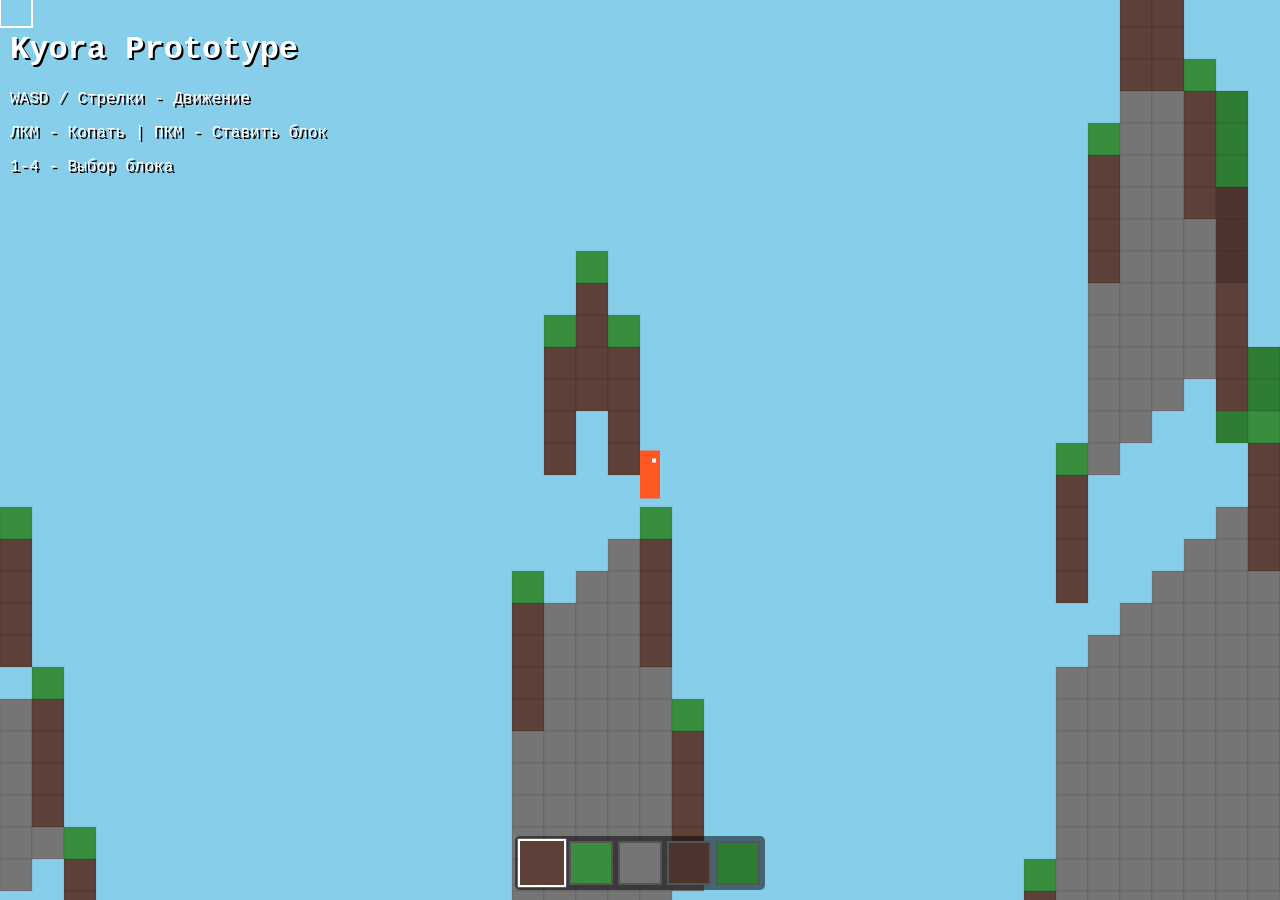
<file: index.html>
<!DOCTYPE html>
<html lang="ru">
<head>
    <meta charset="UTF-8">
    <title>Kyora Clone (Terraria Style)</title>
    <style>
        body {
            margin: 0;
            overflow: hidden;
            background-color: #87CEEB; /* Цвет неба */
            font-family: 'Courier New', Courier, monospace;
        }
        canvas {
            display: block;
            image-rendering: pixelated; /* Пиксельный стиль */
        }
        #ui {
            position: absolute;
            top: 10px;
            left: 10px;
            color: white;
            text-shadow: 2px 2px 0 #000;
            pointer-events: none;
        }
        #inventory {
            position: absolute;
            bottom: 10px;
            left: 50%;
            transform: translateX(-50%);
            display: flex;
            gap: 5px;
            background: rgba(0, 0, 0, 0.5);
            padding: 5px;
            border-radius: 5px;
        }
        .slot {
            width: 40px;
            height: 40px;
            border: 2px solid #555;
            cursor: pointer;
            image-rendering: pixelated;
        }
        .slot.active {
            border-color: #fff;
            transform: scale(1.1);
        }
    </style>
</head>
<body>

<div id="ui">
    <h1>Kyora Prototype</h1>
    <p>WASD / Стрелки - Движение</p>
    <p>ЛКМ - Копать | ПКМ - Ставить блок</p>
    <p>1-4 - Выбор блока</p>
</div>

<div id="inventory"></div>
<canvas id="gameCanvas"></canvas>

<script>
// --- КОНФИГУРАЦИЯ ---
const TILE_SIZE = 32;
const WORLD_WIDTH = 200; // Ширина мира в блоках
const WORLD_HEIGHT = 100; // Высота мира в блоках
const GRAVITY = 0.5;
const TERMINAL_VELOCITY = 12;
const PLAYER_SPEED = 5;
const JUMP_FORCE = 9;

// Типы блоков
const BLOCKS = {
    AIR: 0,
    DIRT: 1,
    GRASS: 2,
    STONE: 3,
    WOOD: 4,
    LEAVES: 5
};

// Цвета для отрисовки (имитация текстур)
const BLOCK_COLORS = {
    [BLOCKS.DIRT]: '#5d4037',
    [BLOCKS.GRASS]: '#388e3c',
    [BLOCKS.STONE]: '#757575',
    [BLOCKS.WOOD]: '#4e342e',
    [BLOCKS.LEAVES]: '#2e7d32'
};

// --- ГЕНЕРАЦИЯ МИРА (Шум Перлина упрощенный) ---
class SimpleNoise {
    constructor() {
        this.perm = new Uint8Array(512);
        const p = new Uint8Array(256);
        for (let i = 0; i < 256; i++) p[i] = i;
        // Тасование
        for (let i = 255; i > 0; i--) {
            const j = Math.floor(Math.random() * (i + 1));
            [p[i], p[j]] = [p[j], p[i]];
        }
        for (let i = 0; i < 512; i++) this.perm[i] = p[i & 255];
    }

    fade(t) { return t * t * t * (t * (t * 6 - 15) + 10); }
    lerp(t, a, b) { return a + t * (b - a); }
    grad(hash, x) {
        const h = hash & 15;
        let grad = 1 + (h & 7); 
        if ((h & 8) !== 0) grad = -grad;
        return grad * x;
    }

    noise(x) {
        const X = Math.floor(x) & 255;
        x -= Math.floor(x);
        const u = this.fade(x);
        return this.lerp(u, 
            this.grad(this.perm[X], x), 
            this.grad(this.perm[X + 1], x - 1)
        ) * 2; // Нормализация примерно к [-1, 1]
    }
}

const noise = new SimpleNoise();
const world = [];
const trees = [];

function generateWorld() {
    // Инициализация пустого мира
    for (let x = 0; x < WORLD_WIDTH; x++) {
        world[x] = new Array(WORLD_HEIGHT).fill(BLOCKS.AIR);
    }

    // Генерация ландшафта
    const baseHeight = WORLD_HEIGHT / 2;
    const amplitude = 15;
    
    for (let x = 0; x < WORLD_WIDTH; x++) {
        // Комбинируем несколько частот для детализации
        let n = noise.noise(x * 0.05) * amplitude + 
                noise.noise(x * 0.1) * (amplitude / 2);
        
        let groundLevel = Math.floor(baseHeight + n);

        for (let y = 0; y < WORLD_HEIGHT; y++) {
            if (y < groundLevel) {
                world[x][y] = BLOCKS.AIR;
            } else if (y === groundLevel) {
                world[x][y] = BLOCKS.GRASS;
                // Шанс сгенерировать дерево
                if (x > 5 && x < WORLD_WIDTH - 5 && Math.random() < 0.05) {
                    generateTree(x, y + 1);
                }
            } else if (y > groundLevel && y < groundLevel + 5) {
                world[x][y] = BLOCKS.DIRT;
            } else {
                // Пещеры (второй слой шума)
                let caveNoise = noise.noise(x * 0.1 + y * 0.1);
                if (caveNoise > 0.6) {
                    world[x][y] = BLOCKS.AIR; // Пещера
                } else {
                    world[x][y] = BLOCKS.STONE;
                }
            }
        }
    }
}

function generateTree(x, y) {
    const height = 3 + Math.floor(Math.random() * 3);
    // Ствол
    for (let i = 0; i < height; i++) {
        if (y - i >= 0) world[x][y - i] = BLOCKS.WOOD;
    }
    // Листва
    for (let lx = x - 2; lx <= x + 2; lx++) {
        for (let ly = y - height - 2; ly <= y - height; ly++) {
            if (lx >= 0 && lx < WORLD_WIDTH && ly >= 0 && Math.abs(lx - x) + Math.abs(ly - (y - height)) < 4) {
                if (world[lx][ly] === BLOCKS.AIR) {
                    world[lx][ly] = BLOCKS.LEAVES;
                }
            }
        }
    }
}

// --- ИГРОК ---
const player = {
    x: WORLD_WIDTH * TILE_SIZE / 2,
    y: 0, // Будет установлено при спавне
    width: 20,
    height: 48, // Чуть меньше 2 блоков
    vx: 0,
    vy: 0,
    grounded: false,
    selectedBlock: BLOCKS.DIRT
};

// Находим поверхность для спавна
function spawnPlayer() {
    const midX = Math.floor(WORLD_WIDTH / 2);
    for (let y = 0; y < WORLD_HEIGHT; y++) {
        if (world[midX][y] !== BLOCKS.AIR) {
            player.y = (y - 2) * TILE_SIZE;
            player.x = midX * TILE_SIZE;
            return;
        }
    }
    player.y = 0;
}

// --- УПРАВЛЕНИЕ ---
const keys = {};
const mouse = { x: 0, y: 0, left: false, right: false };

window.addEventListener('keydown', e => {
    keys[e.code] = true;
    if (e.key >= '1' && e.key <= '5') {
        const blocks = [BLOCKS.DIRT, BLOCKS.GRASS, BLOCKS.STONE, BLOCKS.WOOD, BLOCKS.LEAVES];
        player.selectedBlock = blocks[parseInt(e.key) - 1];
        updateInventoryUI();
    }
});
window.addEventListener('keyup', e => keys[e.code] = false);

const canvas = document.getElementById('gameCanvas');
const ctx = canvas.getContext('2d');

function resize() {
    canvas.width = window.innerWidth;
    canvas.height = window.innerHeight;
    ctx.imageSmoothingEnabled = false;
}
window.addEventListener('resize', resize);
resize();

canvas.addEventListener('mousemove', e => {
    mouse.x = e.clientX;
    mouse.y = e.clientY;
});
canvas.addEventListener('mousedown', e => {
    if (e.button === 0) mouse.left = true;
    if (e.button === 2) mouse.right = true;
});
canvas.addEventListener('mouseup', e => {
    if (e.button === 0) mouse.left = false;
    if (e.button === 2) mouse.right = false;
});
canvas.addEventListener('contextmenu', e => e.preventDefault());

// --- ФИЗИКА И КОЛЛИЗИИ ---
function checkCollision(newX, newY) {
    // Проверяем углы хитбокса игрока
    const points = [
        { x: newX, y: newY },
        { x: newX + player.width, y: newY },
        { x: newX, y: newY + player.height },
        { x: newX + player.width, y: newY + player.height }
    ];

    for (let p of points) {
        const tx = Math.floor(p.x / TILE_SIZE);
        const ty = Math.floor(p.y / TILE_SIZE);

        if (tx < 0 || tx >= WORLD_WIDTH || ty < 0 || ty >= WORLD_HEIGHT) continue;
        
        if (world[tx][ty] !== BLOCKS.AIR) {
            return true;
        }
    }
    return false;
}

function updatePhysics() {
    // Горизонтальное движение
    if (keys['KeyA'] || keys['ArrowLeft']) player.vx = -PLAYER_SPEED;
    else if (keys['KeyD'] || keys['ArrowRight']) player.vx = PLAYER_SPEED;
    else player.vx = 0;

    // Прыжок
    if ((keys['KeyW'] || keys['ArrowUp'] || keys['Space']) && player.grounded) {
        player.vy = -JUMP_FORCE;
        player.grounded = false;
    }

    // Гравитация
    player.vy += GRAVITY;
    if (player.vy > TERMINAL_VELOCITY) player.vy = TERMINAL_VELOCITY;

    // Применение движения с коллизиями
    // X ось
    if (!checkCollision(player.x + player.vx, player.y)) {
        player.x += player.vx;
    } else {
        // Простое выравнивание по сетке при ударе о стену
        player.vx = 0;
    }

    // Y ось
    player.grounded = false;
    if (!checkCollision(player.x, player.y + player.vy)) {
        player.y += player.vy;
    } else {
        if (player.vy > 0) player.grounded = true;
        player.vy = 0;
        // Выравнивание по сетке
        player.y = Math.round(player.y / TILE_SIZE) * TILE_SIZE; 
        // Небольшая коррекция, чтобы не застревать
        if(player.grounded) {
             while(checkCollision(player.x, player.y - 1)) player.y--;
        }
    }

    // Границы мира
    if (player.x < 0) player.x = 0;
    if (player.x > WORLD_WIDTH * TILE_SIZE - player.width) player.x = WORLD_WIDTH * TILE_SIZE - player.width;
    if (player.y > WORLD_HEIGHT * TILE_SIZE) {
        // Респавн если упал в бездну (баг генерации)
        player.y = 0; 
        player.vy = 0;
    }
}

// --- ВЗАИМОДЕЙСТВИЕ С МИРОМ ---
function interactWithWorld() {
    // Камера
    const camX = player.x - canvas.width / 2;
    const camY = player.y - canvas.height / 2;

    const mouseXWorld = mouse.x + camX;
    const mouseYWorld = mouse.y + camY;

    const tx = Math.floor(mouseXWorld / TILE_SIZE);
    const ty = Math.floor(mouseYWorld / TILE_SIZE);

    if (tx < 0 || tx >= WORLD_WIDTH || ty < 0 || ty >= WORLD_HEIGHT) return;

    // Дистанция взаимодействия (5 блоков)
    const px = player.x + player.width / 2;
    const py = player.y + player.height / 2;
    const dist = Math.hypot(px - mouseXWorld, py - mouseYWorld);

    if (dist > 200) return; // Слишком далеко

    if (mouse.left) {
        world[tx][ty] = BLOCKS.AIR; // Копать
    } else if (mouse.right) {
        if (world[tx][ty] === BLOCKS.AIR) {
            // Нельзя ставить блок внутрь игрока
            const blockRect = { x: tx * TILE_SIZE, y: ty * TILE_SIZE, w: TILE_SIZE, h: TILE_SIZE };
            const playerRect = { x: player.x, y: player.y, w: player.width, h: player.height };
            
            if (!(playerRect.x < blockRect.x + blockRect.w &&
                  playerRect.x + playerRect.w > blockRect.x &&
                  playerRect.y < blockRect.y + blockRect.h &&
                  playerRect.y + playerRect.h > blockRect.y)) {
                world[tx][ty] = player.selectedBlock;
            }
        }
    }
}

// --- ОТРИСОВКА ---
function draw() {
    // Очистка
    ctx.fillStyle = '#87CEEB';
    ctx.fillRect(0, 0, canvas.width, canvas.height);

    // Камера
    const camX = Math.floor(player.x - canvas.width / 2);
    const camY = Math.floor(player.y - canvas.height / 2);

    ctx.save();
    ctx.translate(-camX, -camY);

    // Отрисовка видимой части мира (Culling)
    const startCol = Math.floor(camX / TILE_SIZE);
    const endCol = startCol + (canvas.width / TILE_SIZE) + 1;
    const startRow = Math.floor(camY / TILE_SIZE);
    const endRow = startRow + (canvas.height / TILE_SIZE) + 1;

    for (let x = startCol; x <= endCol; x++) {
        for (let y = startRow; y <= endRow; y++) {
            if (x >= 0 && x < WORLD_WIDTH && y >= 0 && y < WORLD_HEIGHT) {
                const block = world[x][y];
                if (block !== BLOCKS.AIR) {
                    ctx.fillStyle = BLOCK_COLORS[block];
                    ctx.fillRect(x * TILE_SIZE, y * TILE_SIZE, TILE_SIZE, TILE_SIZE);
                    
                    // Добавим немного "текстуры" (рамка)
                    ctx.strokeStyle = 'rgba(0,0,0,0.1)';
                    ctx.strokeRect(x * TILE_SIZE, y * TILE_SIZE, TILE_SIZE, TILE_SIZE);
                }
            }
        }
    }

    // Отрисовка игрока
    ctx.fillStyle = '#FF5722'; // Оранжевый персонаж
    ctx.fillRect(player.x, player.y, player.width, player.height);
    
    // Глаза (чтобы было видно направление)
    ctx.fillStyle = 'white';
    const eyeOffset = player.vx >= 0 ? 12 : 4;
    ctx.fillRect(player.x + eyeOffset, player.y + 8, 4, 4);

    // Курсор выделения
    const mouseXWorld = mouse.x + camX;
    const mouseYWorld = mouse.y + camY;
    const tx = Math.floor(mouseXWorld / TILE_SIZE);
    const ty = Math.floor(mouseYWorld / TILE_SIZE);
    
    ctx.strokeStyle = 'white';
    ctx.lineWidth = 2;
    ctx.strokeRect(tx * TILE_SIZE, ty * TILE_SIZE, TILE_SIZE, TILE_SIZE);

    ctx.restore();
}

// --- UI ИНВЕНТАРЯ ---
function initInventory() {
    const inv = document.getElementById('inventory');
    const items = [
        { type: BLOCKS.DIRT, color: BLOCK_COLORS[BLOCKS.DIRT] },
        { type: BLOCKS.GRASS, color: BLOCK_COLORS[BLOCKS.GRASS] },
        { type: BLOCKS.STONE, color: BLOCK_COLORS[BLOCKS.STONE] },
        { type: BLOCKS.WOOD, color: BLOCK_COLORS[BLOCKS.WOOD] },
        { type: BLOCKS.LEAVES, color: BLOCK_COLORS[BLOCKS.LEAVES] }
    ];

    items.forEach((item, index) => {
        const slot = document.createElement('div');
        slot.className = 'slot';
        slot.style.backgroundColor = item.color;
        slot.onclick = () => {
            player.selectedBlock = item.type;
            updateInventoryUI();
        };
        slot.id = `slot-${index}`;
        inv.appendChild(slot);
    });
    updateInventoryUI();
}

function updateInventoryUI() {
    const map = [BLOCKS.DIRT, BLOCKS.GRASS, BLOCKS.STONE, BLOCKS.WOOD, BLOCKS.LEAVES];
    const idx = map.indexOf(player.selectedBlock);
    document.querySelectorAll('.slot').forEach((el, i) => {
        if (i === idx) el.classList.add('active');
        else el.classList.remove('active');
    });
}

// --- ГЛАВНЫЙ ЦИКЛ ---
generateWorld();
spawnPlayer();
initInventory();

function loop() {
    updatePhysics();
    interactWithWorld();
    draw();
    requestAnimationFrame(loop);
}

loop();

</script>
</body>
</html>
</file>
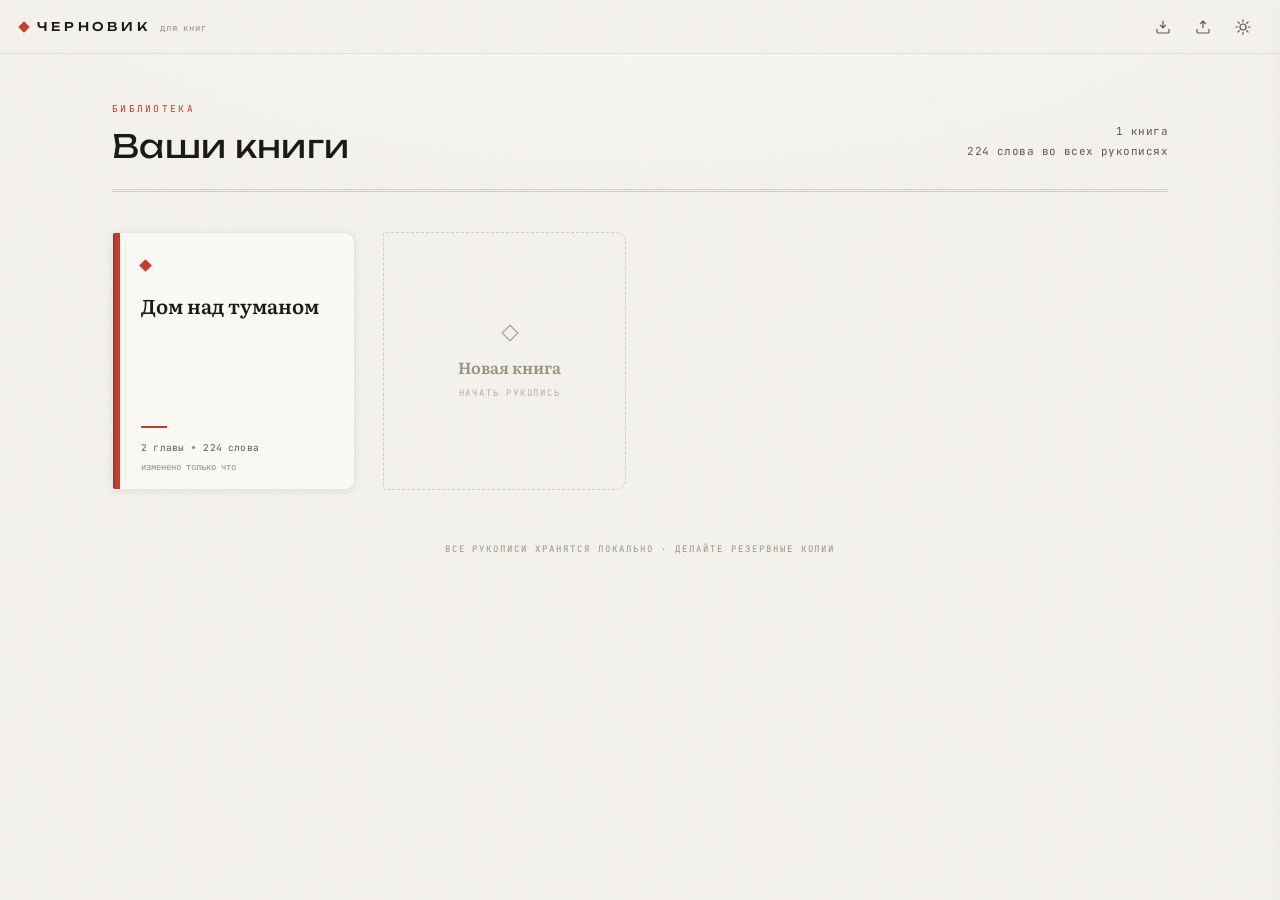
<file: ggg.html>
<!DOCTYPE html>
<html lang="ru" data-theme="light">
<head>
<meta charset="UTF-8">
<meta name="viewport" content="width=device-width, initial-scale=1">
<meta name="description" content="Черновик — минималистичное приложение для написания книг">
<title>Черновик — библиотека</title>

<link rel="icon" href="data:image/svg+xml,%3Csvg xmlns='http://www.w3.org/2000/svg' viewBox='0 0 32 32'%3E%3Crect width='32' height='32' rx='7' fill='%23191712'/%3E%3Crect x='11' y='11' width='10' height='10' fill='%23c93a2b' transform='rotate(45 16 16)'/%3E%3C/svg%3E">
<link rel="preconnect" href="https://fonts.googleapis.com">
<link rel="preconnect" href="https://fonts.gstatic.com" crossorigin>
<link href="https://fonts.googleapis.com/css2?family=Literata:ital,opsz,wght@0,7..72,300..700;1,7..72,300..700&family=Unbounded:wght@300;400;500;700&family=JetBrains+Mono:ital,wght@0,400;0,500;0,700;1,400&display=swap" rel="stylesheet">
<style>
/* ═══════════════════════════════════════════════════════════════
   ПЕРЕМЕННЫЕ И ТЕМЫ
   ═══════════════════════════════════════════════════════════════ */
:root {
  /* Цвета светлой темы */
  --bg: #f4f2ec;
  --panel: #edeadf;
  --card: #fbfaf5;
  --glow: rgba(255, 255, 255, 0.55);
  --ink: #191712;
  --ink2: #5d594c;
  --ink3: #97927f;
  --line: rgba(25, 23, 18, 0.16);
  --line2: rgba(25, 23, 18, 0.08);
  --accent: #c93a2b;
  --accent-hover: #a82d21;
  --sel: rgba(201, 58, 43, 0.16);
  --hover: rgba(25, 23, 18, 0.06);
  --shadow-sm: 0 2px 8px rgba(25, 23, 18, 0.08);
  --shadow: 0 14px 34px rgba(25, 23, 18, 0.16);
  --shadow-lg: 0 22px 48px rgba(25, 23, 18, 0.22);

  /* Стекло */
  --card-glass: rgba(251, 250, 245, 0.82);
  --panel-glass: rgba(237, 234, 223, 0.93);
  --veil-glass: rgba(244, 242, 236, 0.5);

  /* Размеры */
  --side-w: 272px;
  --wiki-w: 390px;
  --ed-w: 660px;

  /* Шрифты */
  --f-serif: 'Literata', Georgia, 'Times New Roman', serif;
  --f-ui: 'JetBrains Mono', ui-monospace, Menlo, monospace;
  --f-disp: 'Unbounded', var(--f-ui);

  /* Анимации */
  --ease-out: cubic-bezier(0.2, 0.7, 0.2, 1);
  --ease-in-out: cubic-bezier(0.4, 0, 0.2, 1);
  --transition-fast: 0.15s;
  --transition: 0.3s;
  --transition-slow: 0.45s;
}

[data-theme="dark"] {
  --bg: #161411;
  --panel: #131110;
  --card: #201d18;
  --glow: rgba(255, 255, 255, 0.03);
  --ink: #e9e4d6;
  --ink2: #a49d8c;
  --ink3: #6e695c;
  --line: rgba(233, 228, 214, 0.18);
  --line2: rgba(233, 228, 214, 0.08);
  --accent: #ff5b45;
  --accent-hover: #ff4433;
  --sel: rgba(255, 91, 69, 0.22);
  --hover: rgba(233, 228, 214, 0.07);
  --shadow-sm: 0 2px 8px rgba(0, 0, 0, 0.3);
  --shadow: 0 16px 40px rgba(0, 0, 0, 0.55);
  --shadow-lg: 0 24px 56px rgba(0, 0, 0, 0.65);
  --card-glass: rgba(32, 29, 24, 0.8);
  --panel-glass: rgba(19, 17, 16, 0.92);
  --veil-glass: rgba(10, 9, 7, 0.52);
}

/* ═══════════════════════════════════════════════════════════════
   БАЗОВЫЕ СТИЛИ
   ═══════════════════════════════════════════════════════════════ */
* {
  box-sizing: border-box;
  margin: 0;
  padding: 0;
}

*[hidden] {
  display: none !important;
}

html, body {
  height: 100%;
}

body {
  background: var(--bg);
  color: var(--ink);
  font-family: var(--f-serif);
  overflow: hidden;
  -webkit-font-smoothing: antialiased;
  text-rendering: optimizeLegibility;
  transition: background-color var(--transition-slow), color var(--transition-slow);
}

::selection {
  background: var(--sel);
}

/* Текстура шума для глубины */
body::after {
  content: "";
  position: fixed;
  inset: 0;
  z-index: 200;
  pointer-events: none;
  opacity: 0.04;
  background-image: url("data:image/svg+xml,%3Csvg xmlns='http://www.w3.org/2000/svg' width='140' height='140'%3E%3Cfilter id='n'%3E%3CfeTurbulence type='fractalNoise' baseFrequency='0.9' numOctaves='2'/%3E%3C/filter%3E%3Crect width='140' height='140' filter='url(%23n)'/%3E%3C/svg%3E");
}

button {
  font: inherit;
  color: inherit;
  background: none;
  border: 0;
  cursor: pointer;
  transition: all var(--transition-fast) var(--ease-out);
}

button:active {
  transform: scale(0.96);
}

:focus-visible {
  outline: 2px solid var(--accent);
  outline-offset: 2px;
}

#editor:focus-visible {
  outline: none;
}

/* ═══════════════════════════════════════════════════════════════
   СКРОЛЛБАРЫ
   ═══════════════════════════════════════════════════════════════ */
::-webkit-scrollbar {
  width: 9px;
  height: 9px;
}

::-webkit-scrollbar-thumb {
  background: var(--line);
  border-radius: 9px;
  border: 2px solid transparent;
  background-clip: content-box;
  transition: background var(--transition-fast);
}

::-webkit-scrollbar-thumb:hover {
  background: var(--accent);
  background-clip: content-box;
}

* {
  scrollbar-width: thin;
  scrollbar-color: var(--line) transparent;
}

.wm-card::-webkit-scrollbar,
.sp-res::-webkit-scrollbar,
.wv-col .col-body::-webkit-scrollbar,
#wvQuotes::-webkit-scrollbar,
.bv-card .bv-ex::-webkit-scrollbar {
  width: 5px;
  height: 5px;
}

.wm-card::-webkit-scrollbar-thumb,
.sp-res::-webkit-scrollbar-thumb,
.wv-col .col-body::-webkit-scrollbar-thumb,
#wvQuotes::-webkit-scrollbar-thumb,
.bv-card .bv-ex::-webkit-scrollbar-thumb {
  background: var(--line);
  border: none;
  border-radius: 5px;
}

/* ═══════════════════════════════════════════════════════════════
   ПЛАВНЫЕ КРАЯ ПРОКРУТКИ
   ═══════════════════════════════════════════════════════════════ */
.fadebox {
  --ft: 16px;
  --fb: 16px;
  -webkit-mask-image: linear-gradient(to bottom, transparent 0, #000 var(--ft), #000 calc(100% - var(--fb)), transparent 100%);
  mask-image: linear-gradient(to bottom, transparent 0, #000 var(--ft), #000 calc(100% - var(--fb)), transparent 100%);
}

.fadebox:not(.f-top) {
  --ft: 0px;
}

.fadebox:not(.f-bot) {
  --fb: 0px;
}

/* ═══════════════════════════════════════════════════════════════
   КОМПОНЕНТЫ: МЕТКИ И КНОПКИ
   ═══════════════════════════════════════════════════════════════ */
.lbl {
  font-family: var(--f-ui);
  font-size: 9.5px;
  letter-spacing: 0.24em;
  text-transform: uppercase;
  color: var(--ink3);
  user-select: none;
}

.lbl-acc {
  color: var(--accent);
}

.lbl-btn {
  cursor: pointer;
  letter-spacing: 0.14em;
  transition: color var(--transition-fast), transform var(--transition-fast);
}

.lbl-btn:hover {
  color: var(--accent);
  transform: translateY(-1px);
}

.brand {
  display: flex;
  align-items: center;
  gap: 9px;
}

.brand .dia {
  width: 8px;
  height: 8px;
  background: var(--accent);
  transform: rotate(45deg);
  flex: 0 0 auto;
  transition: transform var(--transition) var(--ease-out);
}

.brand:hover .dia {
  transform: rotate(225deg) scale(1.1);
}

.brand b {
  font-family: var(--f-disp);
  font-weight: 500;
  font-size: 12px;
  letter-spacing: 0.32em;
}

.brand small {
  font-family: var(--f-ui);
  font-size: 9px;
  color: var(--ink3);
  letter-spacing: 0.1em;
  margin-top: 2px;
}

/* Иконочные кнопки */
.ibtn {
  width: 34px;
  height: 34px;
  border-radius: 9px;
  display: grid;
  place-items: center;
  color: var(--ink2);
  transition: all var(--transition-fast) var(--ease-out);
  flex: 0 0 auto;
  position: relative;
  overflow: hidden;
}

.ibtn::before {
  content: "";
  position: absolute;
  inset: 0;
  background: radial-gradient(circle at center, var(--accent), transparent);
  opacity: 0;
  transform: scale(0);
  transition: transform var(--transition) var(--ease-out), opacity var(--transition);
}

.ibtn:hover::before {
  opacity: 0.15;
  transform: scale(1.5);
}

.ibtn:hover {
  background: var(--hover);
  color: var(--ink);
  transform: translateY(-1px);
}

.ibtn:active {
  transform: scale(0.92);
}

.ibtn.on {
  color: var(--accent);
  background: var(--sel);
}

.ibtn svg {
  width: 18px;
  height: 18px;
  position: relative;
  z-index: 1;
}

/* Маленькие иконочные кнопки */
.sibtn {
  width: 28px;
  height: 28px;
  border-radius: 8px;
  display: grid;
  place-items: center;
  color: var(--ink3);
  transition: all var(--transition-fast) var(--ease-out);
  flex: 0 0 auto;
}

.sibtn:hover {
  background: var(--hover);
  color: var(--accent);
  transform: translateY(-1px);
}

.sibtn svg {
  width: 14px;
  height: 14px;
}

/* ═══════════════════════════════════════════════════════════════
   ОРФОГРАФИЯ
   ═══════════════════════════════════════════════════════════════ */
.spell-svg {
  width: 22px;
  height: 22px;
  display: block;
}

#btnSpell .offline {
  display: none;
}

#btnSpell:not(.on) .offline {
  display: block;
}

#btnSpell:not(.on) .wavy {
  opacity: 0.35;
}

#editor ::spelling-error {
  text-decoration: underline wavy var(--accent) !important;
  text-decoration-thickness: 1.4px;
}

#editor ::grammar-error {
  text-decoration: underline wavy var(--accent) !important;
  text-decoration-thickness: 1.4px;
}

/* Подсветка при переходе */
.hit-flash {
  color: var(--accent);
  background: var(--sel);
  border-radius: 3px;
  padding: 0 2px;
  box-shadow: 0 0 0 2px var(--sel);
  animation: flashPulse 0.6s var(--ease-out);
}

@keyframes flashPulse {
  0% {
    box-shadow: 0 0 0 0 var(--sel);
  }
  50% {
    box-shadow: 0 0 0 8px transparent;
  }
  100% {
    box-shadow: 0 0 0 2px var(--sel);
  }
}

/* ═══════════════════════════════════════════════════════════════
   БИБЛИОТЕКА
   ═══════════════════════════════════════════════════════════════ */
#library {
  height: 100dvh;
  display: flex;
  flex-direction: column;
  overflow-y: auto;
  background: radial-gradient(1100px 420px at 50% -8%, var(--glow), transparent 62%), var(--bg);
}

.lib-top {
  height: 54px;
  flex: 0 0 54px;
  display: flex;
  align-items: center;
  justify-content: space-between;
  padding: 0 20px;
  border-bottom: 1px solid var(--line2);
  user-select: none;
  position: sticky;
  top: 0;
  background: var(--bg);
  z-index: 10;
  transition: background-color var(--transition-slow);
}

.lib-actions {
  display: flex;
  gap: 6px;
  align-items: center;
}

.lib-body {
  max-width: 1120px;
  width: 100%;
  margin: 0 auto;
  padding: 48px 32px 70px;
}

.lib-head {
  display: flex;
  align-items: flex-end;
  justify-content: space-between;
  gap: 24px;
  border-bottom: 3px double var(--line);
  padding-bottom: 24px;
}

.lib-title {
  font-family: var(--f-disp);
  font-weight: 400;
  font-size: clamp(24px, 4vw, 32px);
  letter-spacing: 0.01em;
  margin-top: 12px;
  line-height: 1.2;
}

.lib-stats {
  font-family: var(--f-ui);
  font-size: 11px;
  color: var(--ink2);
  text-align: right;
  letter-spacing: 0.04em;
  line-height: 1.8;
  white-space: nowrap;
  padding-bottom: 4px;
}

.shelf {
  display: grid;
  grid-template-columns: repeat(auto-fill, minmax(216px, 1fr));
  gap: 28px;
  margin-top: 40px;
}

.lib-foot {
  margin-top: 52px;
  text-align: center;
  font-family: var(--f-ui);
  font-size: 9px;
  letter-spacing: 0.22em;
  text-transform: uppercase;
  color: var(--ink3);
  line-height: 1.6;
}

#restoreInput {
  display: none;
}

/* Обложки книг */
.cover {
  position: relative;
  display: flex;
  flex-direction: column;
  text-align: left;
  background: var(--card);
  border: 1px solid var(--line2);
  border-radius: 3px 10px 10px 3px;
  overflow: hidden;
  padding: 20px 18px 16px 28px;
  min-height: 258px;
  cursor: pointer;
  box-shadow: var(--shadow-sm);
  transition: all var(--transition) var(--ease-out);
}

.cover::before {
  content: "";
  position: absolute;
  left: 0;
  top: 0;
  bottom: 0;
  width: 7px;
  background: linear-gradient(90deg, rgba(0, 0, 0, 0.22), transparent 45%), var(--c, var(--accent));
  transition: width var(--transition) var(--ease-out);
}

.cover::after {
  content: "";
  position: absolute;
  left: 12px;
  top: 9px;
  bottom: 9px;
  width: 1px;
  background: var(--line2);
}

.cover:hover {
  transform: translateY(-6px) scale(1.02);
  box-shadow: var(--shadow-lg);
  border-color: var(--accent);
}

.cover:hover::before {
  width: 9px;
}

.cover.boot {
  animation: rise 0.5s var(--ease-out) both;
}

.cv-top {
  display: flex;
  align-items: center;
  justify-content: space-between;
  position: relative;
}

.cv-dia {
  width: 9px;
  height: 9px;
  background: var(--c, var(--accent));
  transform: rotate(45deg);
  transition: transform var(--transition) var(--ease-out);
}

.cover:hover .cv-dia {
  transform: rotate(225deg) scale(1.2);
}

.cv-tools {
  display: flex;
  gap: 4px;
  opacity: 0;
  transition: opacity var(--transition-fast);
}

.cover:hover .cv-tools,
.cover:focus-within .cv-tools {
  opacity: 1;
}

.cv-tools button {
  width: 24px;
  height: 24px;
  border-radius: 6px;
  display: grid;
  place-items: center;
  color: var(--ink3);
  background: var(--bg);
  border: 1px solid var(--line2);
  transition: all var(--transition-fast) var(--ease-out);
}

.cv-tools button:hover {
  color: var(--accent);
  border-color: var(--accent);
  transform: scale(1.1);
}

.cv-tools svg {
  width: 12px;
  height: 12px;
}

.cv-title {
  font-weight: 600;
  font-size: 20px;
  line-height: 1.32;
  margin-top: 15px;
  position: relative;
  display: -webkit-box;
  -webkit-line-clamp: 3;
  -webkit-box-orient: vertical;
  overflow: hidden;
  transition: color var(--transition-fast);
}

.cover:hover .cv-title {
  color: var(--accent);
}

.cv-rule {
  width: 26px;
  height: 2px;
  background: var(--c, var(--accent));
  margin-top: auto;
  margin-bottom: 13px;
  position: relative;
  transition: width var(--transition) var(--ease-out);
}

.cover:hover .cv-rule {
  width: 36px;
}

.cv-meta {
  display: flex;
  align-items: center;
  gap: 8px;
  font-family: var(--f-ui);
  font-size: 9.5px;
  color: var(--ink2);
  letter-spacing: 0.02em;
  position: relative;
}

.cv-dot {
  width: 3px;
  height: 3px;
  background: var(--ink3);
  transform: rotate(45deg);
  flex: 0 0 auto;
}

.cv-time {
  display: block;
  font-family: var(--f-ui);
  font-size: 9px;
  color: var(--ink3);
  margin-top: 7px;
  position: relative;
}

/* Новая книга */
.cover.new {
  border: 1.5px dashed var(--line);
  background: transparent;
  box-shadow: none;
  align-items: center;
  justify-content: center;
  gap: 8px;
  color: var(--ink3);
}

.cover.new::before,
.cover.new::after {
  display: none;
}

.cover.new:hover {
  border-color: var(--accent);
  color: var(--accent);
  background: var(--sel);
  transform: translateY(-6px);
}

.nc-dia {
  width: 12px;
  height: 12px;
  border: 1.5px solid currentColor;
  transform: rotate(45deg);
  margin-bottom: 8px;
  transition: all 0.35s cubic-bezier(0.3, 1.6, 0.4, 1);
}

.cover.new:hover .nc-dia {
  background: var(--accent);
  border-color: var(--accent);
  transform: rotate(225deg) scale(1.3);
}

.nc-t {
  font-weight: 600;
  font-size: 16px;
}

.nc-h {
  font-family: var(--f-ui);
  font-size: 9px;
  letter-spacing: 0.2em;
  opacity: 0.7;
  text-transform: uppercase;
}

/* ═══════════════════════════════════════════════════════════════
   ОБЗОР КНИГИ
   ═══════════════════════════════════════════════════════════════ */
#bookView {
  height: 100dvh;
  display: flex;
  flex-direction: column;
  overflow-y: auto;
  background: radial-gradient(1100px 420px at 50% -8%, var(--glow), transparent 62%), var(--bg);
}

.bv-top {
  height: 54px;
  flex: 0 0 54px;
  display: flex;
  align-items: center;
  justify-content: space-between;
  padding: 0 14px;
  border-bottom: 1px solid var(--line2);
  user-select: none;
  position: sticky;
  top: 0;
  background: var(--bg);
  z-index: 10;
  transition: background-color var(--transition-slow);
}

.bv-top .left {
  display: flex;
  align-items: center;
  gap: 10px;
}

.bv-body {
  max-width: 1160px;
  width: 100%;
  margin: 0 auto;
  padding: 46px 32px 70px;
}

.bv-head {
  text-align: center;
}

.bv-title-row {
  display: flex;
  align-items: center;
  justify-content: center;
  gap: 14px;
}

#bvTitle {
  font-family: var(--f-disp);
  font-weight: 500;
  font-size: clamp(20px, 3.4vw, 28px);
  letter-spacing: 0.02em;
  line-height: 1.2;
}

.bv-type {
  font-family: var(--f-ui);
  font-size: 9px;
  letter-spacing: 0.26em;
  color: var(--accent);
  text-transform: uppercase;
}

.bv-desc {
  margin: 14px auto 0;
  color: var(--ink2);
  font-size: 14px;
  line-height: 1.7;
  max-width: 760px;
}

.bv-stats {
  margin-top: 10px;
  font-family: var(--f-ui);
  font-size: 9.5px;
  color: var(--ink3);
  letter-spacing: 0.12em;
  text-transform: uppercase;
}

.bv-sec {
  margin: 40px 0 0;
  text-align: center;
}

.bv-grid {
  display: grid;
  grid-template-columns: repeat(auto-fill, minmax(252px, 1fr));
  gap: 16px;
  margin-top: 16px;
}

.bv-card {
  display: flex;
  flex-direction: column;
  gap: 8px;
  background: var(--card-glass);
  border: 1px solid var(--line2);
  border-radius: 12px;
  padding: 12px 12px 10px;
  cursor: pointer;
  transition: all var(--transition-fast) var(--ease-out);
  backdrop-filter: blur(10px);
  -webkit-backdrop-filter: blur(10px);
  animation: rise 0.5s var(--ease-out) both;
  text-align: left;
}

.bv-card:hover {
  border-color: var(--accent);
  transform: translateY(-3px);
  box-shadow: var(--shadow);
}

.bv-card.cur {
  box-shadow: inset 0 0 0 1.5px var(--accent);
}

.bv-ch {
  display: flex;
  justify-content: space-between;
  align-items: baseline;
  gap: 8px;
  font-family: var(--f-ui);
  font-size: 9.5px;
  letter-spacing: 0.18em;
  text-transform: uppercase;
  color: var(--ink3);
}

.bv-ch b {
  color: var(--accent);
  font-weight: 500;
}

.bv-ct {
  font-weight: 600;
  font-size: 14.5px;
  line-height: 1.4;
}

.bv-ex {
  display: flex;
  flex-direction: column;
  gap: 7px;
}

.bv-box {
  border: 1px solid var(--line2);
  border-radius: 9px;
  padding: 8px 10px;
  font-size: 12px;
  line-height: 1.55;
  color: var(--ink2);
  transition: border-color var(--transition-fast);
}

.bv-box:hover {
  border-color: var(--line);
}

.bv-box.sep {
  text-align: center;
  color: var(--ink3);
  letter-spacing: 0.4em;
  border-style: dashed;
}

.bv-meta {
  font-family: var(--f-ui);
  font-size: 8.5px;
  color: var(--ink3);
  letter-spacing: 0.06em;
  margin-top: auto;
  padding-top: 2px;
}

.bv-meta .here {
  color: var(--accent);
  font-weight: 600;
}

.bv-card.new {
  border: 1.5px dashed var(--line);
  background: transparent;
  align-items: center;
  justify-content: center;
  min-height: 140px;
  color: var(--ink3);
  gap: 8px;
}

.bv-card.new:hover {
  border-color: var(--accent);
  color: var(--accent);
  background: var(--sel);
  box-shadow: none;
}

.bv-card.new .nc-dia {
  margin-bottom: 0;
}

/* ═══════════════════════════════════════════════════════════════
   РАБОЧЕЕ ПРОСТРАНСТВО
   ═══════════════════════════════════════════════════════════════ */
#workspace {
  display: flex;
  height: 100dvh;
}

aside {
  width: var(--side-w);
  flex: 0 0 var(--side-w);
  background: var(--panel);
  border-right: 1px solid var(--line2);
  display: flex;
  flex-direction: column;
  z-index: 40;
  position: relative;
  transition: margin var(--transition-slow) var(--ease-in-out),
              background-color var(--transition-slow),
              width var(--transition-fast),
              flex-basis var(--transition-fast);
}

body.side-hidden aside {
  margin-left: calc(-1 * var(--side-w));
}

body.zen aside {
  margin-left: calc(-1 * var(--side-w));
}

aside .brand {
  padding: 22px 20px 6px;
}

.bookbox {
  padding: 16px 20px 10px;
}

#bookTitle {
  width: 100%;
  margin-top: 7px;
  background: transparent;
  border: 0;
  border-bottom: 1px solid var(--line2);
  outline: none;
  font-family: var(--f-serif);
  font-weight: 600;
  font-size: 15.5px;
  color: var(--ink);
  padding: 5px 2px;
  transition: border-color var(--transition-fast);
}

#bookTitle:focus {
  border-color: var(--accent);
}

.chapters-label {
  padding: 14px 22px 6px;
  display: flex;
  justify-content: space-between;
  align-items: baseline;
}

#chlist {
  flex: 1;
  overflow-y: auto;
  padding: 2px 10px 10px;
  border-radius: 10px;
  min-height: 70px;
}

/* Главы */
.ch {
  display: flex;
  align-items: center;
  gap: 10px;
  padding: 8px 10px;
  border-radius: 9px;
  cursor: grab;
  position: relative;
  transition: all var(--transition-fast) var(--ease-out);
}

.ch:active {
  cursor: grabbing;
}

.ch.boot {
  animation: rise 0.4s var(--ease-out) both;
}

.ch:hover {
  background: var(--hover);
  transform: translateX(3px);
}

.ch.active {
  background: var(--hover);
}

.ch.active::before {
  content: "";
  position: absolute;
  left: -1px;
  top: 8px;
  bottom: 8px;
  width: 2.5px;
  background: var(--accent);
  border-radius: 2px;
  animation: slideIn var(--transition) var(--ease-out);
}

@keyframes slideIn {
  from {
    transform: scaleY(0);
  }
  to {
    transform: scaleY(1);
  }
}

.ch.drag {
  opacity: 0.35;
}

.ch.drop-before {
  box-shadow: inset 0 2.5px 0 var(--accent);
}

.ch.drop-after {
  box-shadow: inset 0 -2.5px 0 var(--accent);
}

#chlist.drop-end {
  box-shadow: inset 0 -2.5px 0 var(--accent);
}

.ch .num {
  font-family: var(--f-ui);
  font-size: 9px;
  color: var(--ink3);
  width: 25px;
  height: 18px;
  flex: 0 0 auto;
  display: grid;
  place-items: center;
  border: 1px solid var(--line2);
  border-radius: 5px;
  transition: all var(--transition-fast);
}

.ch.active .num {
  color: var(--accent);
  border-color: var(--accent);
  background: var(--sel);
}

.ch .ttl {
  flex: 1;
  font-size: 13.5px;
  font-weight: 500;
  white-space: nowrap;
  overflow: hidden;
  text-overflow: ellipsis;
  color: var(--ink);
}

.ch .wc {
  font-family: var(--f-ui);
  font-size: 9.5px;
  color: var(--ink3);
  transition: opacity var(--transition-fast);
}

.ch .del {
  position: absolute;
  right: 9px;
  width: 20px;
  height: 20px;
  border-radius: 6px;
  display: grid;
  place-items: center;
  color: var(--ink3);
  opacity: 0;
  transition: all var(--transition-fast);
  font-size: 14px;
  line-height: 1;
}

.ch:hover .del {
  opacity: 1;
}

.ch:hover .wc {
  opacity: 0;
}

.ch .del:hover {
  color: var(--accent);
  background: var(--sel);
  transform: scale(1.1);
}

#addCh {
  margin: 8px 12px 12px;
  padding: 10px;
  border: 1px dashed var(--line);
  border-radius: 9px;
  font-family: var(--f-ui);
  font-size: 10.5px;
  letter-spacing: 0.14em;
  color: var(--ink2);
  transition: all var(--transition) var(--ease-out);
  width: calc(100% - 24px);
}

#addCh:hover {
  border-color: var(--accent);
  color: var(--accent);
  background: var(--sel);
  transform: translateY(-2px);
}

.side-foot {
  padding: 13px 22px;
  border-top: 1px solid var(--line2);
  font-family: var(--f-ui);
  font-size: 10px;
  color: var(--ink3);
  display: flex;
  justify-content: space-between;
  gap: 8px;
}

/* Ручки изменения размера */
.rz {
  position: absolute;
  z-index: 46;
  background: transparent;
  transition: background var(--transition-fast);
  touch-action: none;
  user-select: none;
}

#sideRz {
  top: 0;
  bottom: 0;
  right: -2px;
  width: 5px;
  cursor: col-resize;
}

#sideRz:hover,
#sideRz.on {
  background: var(--accent);
}

#wikiRz {
  top: 0;
  bottom: 0;
  left: -2px;
  width: 5px;
  cursor: col-resize;
}

#wikiRz:hover,
#wikiRz.on {
  background: var(--accent);
}

#edRz {
  position: fixed;
  top: 22%;
  bottom: 22%;
  width: 6px;
  cursor: col-resize;
  border-radius: 3px;
  background: transparent;
  transition: background var(--transition-fast);
  z-index: 34;
}

#edRz:hover,
#edRz.on {
  background: var(--line);
}

body.zen #edRz {
  display: none;
}

/* Основная область */
#main {
  flex: 1;
  display: flex;
  flex-direction: column;
  min-width: 0;
}

#topbar {
  height: 54px;
  flex: 0 0 54px;
  display: flex;
  align-items: center;
  gap: 8px;
  padding: 0 14px;
  border-bottom: 1px solid var(--line2);
  transition: opacity var(--transition-slow);
  user-select: none;
}

.crumb {
  display: flex;
  align-items: center;
  gap: 9px;
  min-width: 0;
  margin-left: 4px;
  flex: 1;
}

.crumb .cd {
  width: 4px;
  height: 4px;
  background: var(--accent);
  transform: rotate(45deg);
  flex: 0 0 auto;
}

.crumb span {
  font-family: var(--f-ui);
  font-size: 10.5px;
  color: var(--ink3);
  white-space: nowrap;
}

.crumb b {
  font-family: var(--f-ui);
  font-size: 10.5px;
  font-weight: 500;
  color: var(--ink);
  white-space: nowrap;
  overflow: hidden;
  text-overflow: ellipsis;
  max-width: 260px;
}

.chip {
  font-family: var(--f-ui);
  font-size: 10.5px;
  color: var(--ink2);
  border: 1px solid var(--line2);
  border-radius: 99px;
  padding: 6px 12px;
  white-space: nowrap;
  transition: all var(--transition-fast);
}

.chip:hover {
  border-color: var(--accent);
  color: var(--accent);
}

.tb-sep {
  width: 1px;
  height: 18px;
  background: var(--line2);
  margin: 0 3px;
}

/* Область прокрутки редактора */
#scroller {
  flex: 1;
  overflow-y: auto;
  overscroll-behavior: contain;
  background: radial-gradient(900px 380px at 50% -8%, var(--glow), transparent 60%), var(--bg);
  transition: background-color var(--transition-slow);
  scroll-behavior: smooth;
}

/* Редактор */
#editor {
  max-width: var(--ed-w);
  margin: 0 auto;
  padding: 68px 30px 200px;
  outline: none;
  caret-color: var(--accent);
  min-height: 65vh;
  font-size: 17.5px;
  line-height: 1.82;
  transition: max-width var(--transition-fast);
}

#editor > * {
  transition: opacity var(--transition-slow) ease;
}

#editor p {
  margin: 0 0 1.05em;
}

#editor p:empty::after {
  content: "\00a0";
}

#editor p:only-child:empty::before {
  content: "Начните писать…  «/» — меню блоков";
  color: var(--ink3);
  font-style: italic;
}

#editor p.dropcap::first-letter {
  float: left;
  font-size: 3.9em;
  line-height: 0.8;
  font-weight: 600;
  color: var(--accent);
  padding: 0.04em 0.11em 0 0;
  transition: color var(--transition);
}

#editor blockquote {
  margin: 1.4em 0;
  padding: 2px 0 2px 16px;
  border-left: 2px solid var(--accent);
  color: var(--ink2);
  font-style: italic;
}

#editor .wiki {
  cursor: pointer;
  border-bottom: 1px dashed var(--ink3);
  transition: all var(--transition-fast);
}

#editor .wiki:hover {
  background: var(--sel);
  border-color: var(--accent);
}

#editor .wiki.wk-person {
  color: var(--accent);
  border-bottom: none;
}

#editor .wiki.wk-person:hover {
  background: var(--sel);
}

#editor h1 {
  font-weight: 600;
  font-size: clamp(30px, 5vw, 41px);
  line-height: 1.14;
  letter-spacing: -0.02em;
  margin: 0 0 0.55em;
}

#editor h1:not(:first-child) {
  margin-top: 1.7em;
}

#editor h1:empty::before {
  content: "Заголовок главы";
  color: var(--ink3);
  font-weight: 400;
  font-style: italic;
}

#editor h2 {
  font-weight: 600;
  font-size: 19.5px;
  letter-spacing: 0.01em;
  margin: 2.3em 0 0.9em;
}

#editor h2::before {
  content: "";
  display: block;
  width: 34px;
  height: 2px;
  background: var(--accent);
  margin-bottom: 0.7em;
}

#editor b,
#editor strong {
  font-weight: 600;
}

#editor .sep {
  display: flex;
  align-items: center;
  gap: 16px;
  margin: 2.6em 0;
  cursor: pointer;
  user-select: none;
  transition: opacity var(--transition-fast);
}

#editor .sep:hover {
  opacity: 0.8;
}

#editor .sep::before {
  content: "";
  flex: 1;
  height: 1px;
  background: linear-gradient(90deg, transparent, var(--line));
}

#editor .sep::after {
  content: "";
  flex: 1;
  height: 1px;
  background: linear-gradient(90deg, var(--line), transparent);
}

#editor .sep span {
  display: flex;
  align-items: center;
  gap: 9px;
}

#editor .sep span i {
  width: 5px;
  height: 5px;
  background: var(--accent);
  transform: rotate(45deg);
  transition: transform 0.5s cubic-bezier(0.3, 1.6, 0.4, 1);
}

#editor .sep span i:nth-child(2) {
  width: 7px;
  height: 7px;
}

#editor .sep:hover span i {
  transform: rotate(225deg);
}

#editor .sep.selected {
  outline: 1.5px solid var(--accent);
  outline-offset: 9px;
  border-radius: 2px;
}

/* Режим фокуса */
body.zen #topbar,
body.zen #statusbar {
  opacity: 0;
  pointer-events: none;
}

#zenpill {
  position: fixed;
  top: 14px;
  left: 50%;
  transform: translate(-50%, -180%);
  z-index: 90;
  font-family: var(--f-ui);
  font-size: 10px;
  letter-spacing: 0.12em;
  color: var(--ink2);
  background: var(--card-glass);
  border: 1px solid var(--line);
  border-radius: 99px;
  padding: 8px 15px;
  box-shadow: var(--shadow);
  opacity: 0;
  transition: all var(--transition-slow) var(--ease-out);
  backdrop-filter: blur(12px);
  -webkit-backdrop-filter: blur(12px);
}

body.zen #zenpill {
  transform: translate(-50%, 0);
  opacity: 1;
}

#zenpill:hover {
  color: var(--accent);
  border-color: var(--accent);
  transform: translate(-50%, 0) scale(1.05);
}

/* Статусная строка */
#statusbar {
  height: 34px;
  flex: 0 0 34px;
  display: flex;
  align-items: center;
  justify-content: space-between;
  padding: 0 18px;
  border-top: 1px solid var(--line2);
  font-family: var(--f-ui);
  font-size: 10.5px;
  color: var(--ink3);
  letter-spacing: 0.02em;
  transition: opacity var(--transition-slow);
  user-select: none;
}

.savebox {
  display: flex;
  align-items: center;
  gap: 9px;
}

#saveDot {
  width: 6px;
  height: 6px;
  border-radius: 1px;
  background: var(--ink3);
  transform: rotate(45deg);
  transition: background var(--transition-fast);
}

#saveDot.pulse {
  background: var(--accent);
  animation: pulse 0.9s ease;
}

@keyframes pulse {
  0% {
    box-shadow: 0 0 0 0 var(--sel);
  }
  100% {
    box-shadow: 0 0 0 10px transparent;
  }
}

/* ═══════════════════════════════════════════════════════════════
   ПЛАВАЮЩИЕ ПАНЕЛИ
   ═══════════════════════════════════════════════════════════════ */
#selbar {
  position: fixed;
  z-index: 70;
  display: flex;
  gap: 2px;
  padding: 4px;
  background: var(--ink);
  border-radius: 10px;
  box-shadow: var(--shadow-lg);
  opacity: 0;
  transform: translate(-50%, -6px) scale(0.94);
  pointer-events: none;
  transition: all var(--transition-fast) var(--ease-out);
}

#selbar.on {
  opacity: 1;
  transform: translate(-50%, -14px) scale(1);
  pointer-events: auto;
}

#selbar::after {
  content: "";
  position: absolute;
  left: 50%;
  bottom: -3.5px;
  width: 8px;
  height: 8px;
  background: var(--ink);
  transform: translateX(-50%) rotate(45deg);
  border-radius: 1.5px;
}

#selbar button {
  width: 34px;
  height: 30px;
  border-radius: 7px;
  font-family: var(--f-serif);
  font-size: 15px;
  color: var(--bg);
  display: grid;
  place-items: center;
  transition: all var(--transition-fast);
}

#selbar button:hover {
  background: rgba(255, 255, 255, 0.16);
}

#selbar button.active {
  color: var(--accent);
}

#selbar button .wplus {
  font-family: var(--f-ui);
  font-size: 10px;
  letter-spacing: 0;
}

[data-theme="dark"] #selbar button.active {
  color: #8a2c1f;
}

/* Меню блоков */
#blockmenu {
  position: fixed;
  z-index: 80;
  width: 256px;
  padding: 6px;
  background: var(--card-glass);
  border: 1px solid var(--line);
  border-radius: 12px;
  box-shadow: var(--shadow-lg);
  backdrop-filter: blur(18px) saturate(1.2);
  -webkit-backdrop-filter: blur(18px) saturate(1.2);
  opacity: 0;
  transform: translateY(8px) scale(0.98);
  pointer-events: none;
  transition: all var(--transition-fast) var(--ease-out);
}

#blockmenu.on {
  opacity: 1;
  transform: none;
  pointer-events: auto;
}

.bm-head {
  font-family: var(--f-ui);
  font-size: 8.5px;
  letter-spacing: 0.24em;
  color: var(--ink3);
  text-transform: uppercase;
  padding: 8px 10px 6px;
}

.bm-item {
  display: flex;
  align-items: center;
  gap: 11px;
  padding: 8px 9px;
  border-radius: 8px;
  cursor: pointer;
  transition: background var(--transition-fast);
}

.bm-item:hover,
.bm-item.act {
  background: var(--hover);
}

.bm-item.act .bm-badge {
  border-color: var(--accent);
  color: var(--accent);
}

.bm-badge {
  width: 32px;
  height: 27px;
  flex: 0 0 auto;
  display: grid;
  place-items: center;
  border: 1px solid var(--line);
  border-radius: 7px;
  font-family: var(--f-serif);
  font-weight: 600;
  font-size: 11.5px;
  color: var(--ink2);
  transition: all var(--transition-fast);
}

.bm-item .t {
  font-size: 13.5px;
  font-weight: 500;
  flex: 1;
}

.bm-item .h {
  font-family: var(--f-ui);
  font-size: 9px;
  color: var(--ink3);
  letter-spacing: 0.04em;
}

/* ═══════════════════════════════════════════════════════════════
   СТЕКЛО: ОБЩИЕ ДЕТАЛИ
   ═══════════════════════════════════════════════════════════════ */
.wv-dia {
  width: 10px;
  height: 10px;
  background: var(--accent);
  transform: rotate(45deg);
  flex: 0 0 auto;
}

.wv-type {
  font-family: var(--f-ui);
  font-size: 9px;
  letter-spacing: 0.22em;
  text-transform: uppercase;
  flex: 0 0 auto;
  opacity: 0.9;
}

.wv-foot {
  display: flex;
  justify-content: center;
  align-items: center;
  gap: 10px;
  padding: 14px 0 4px;
  flex: 0 0 auto;
}

.m-btn {
  border: 1px solid var(--line);
  border-radius: 8px;
  padding: 8px 13px;
  font-family: var(--f-ui);
  font-size: 10px;
  letter-spacing: 0.08em;
  color: var(--ink2);
  transition: all var(--transition-fast) var(--ease-out);
}

.m-btn:hover {
  border-color: var(--accent);
  color: var(--accent);
  transform: translateY(-1px);
}

.m-btn.danger:hover {
  border-color: var(--accent);
  color: var(--accent);
  background: var(--sel);
}

.m-btn.primary {
  background: var(--ink);
  border-color: var(--ink);
  color: var(--bg);
}

.m-btn.primary:hover {
  background: var(--accent);
  border-color: var(--accent);
  color: #fff;
  transform: translateY(-2px);
}

/* Таймлайн */
.hc-tl {
  position: relative;
  height: 30px;
  margin: 6px 4px 2px;
}

.hc-tl::before {
  content: "";
  position: absolute;
  left: 0;
  right: 0;
  top: 50%;
  height: 1px;
  background: var(--line);
}

.hc-tl.empty {
  height: auto;
  margin: 6px 0 2px;
  font-size: 10px;
  color: var(--ink3);
  font-style: italic;
}

.hc-tl.empty::before {
  display: none;
}

.hc-tick {
  position: absolute;
  top: 0;
  bottom: 0;
  transform: translateX(-50%);
  transition: transform var(--transition-fast);
}

.hc-tick:hover {
  transform: translateX(-50%) scale(1.2);
}

.hc-tick i {
  position: absolute;
  top: 50%;
  left: 0;
  width: 5px;
  height: 5px;
  margin-top: -2.5px;
  background: var(--accent);
  transform: rotate(45deg);
}

.hc-tick em {
  position: absolute;
  left: 50%;
  transform: translateX(-50%);
  font-style: normal;
  font-family: var(--f-ui);
  font-size: 7.5px;
  color: var(--ink3);
  white-space: nowrap;
  letter-spacing: 0.03em;
}

.hc-tick.top em {
  top: -2px;
}

.hc-tick.bottom em {
  bottom: -2px;
}

.hc-tl.dense .hc-tick em {
  display: none;
}

.hc-tl.dense .hc-tick:hover em {
  display: block;
  z-index: 5;
}

.hc-tl.mini {
  height: 12px;
  margin: 0;
}

.hc-tl.mini::before {
  background: var(--line2);
}

.hc-tl.mini .hc-tick i {
  width: 4px;
  height: 4px;
  margin-top: -2px;
}

.hc-tl.mini .hc-tick em,
.hc-tl.mini.dense .hc-tick:hover em {
  display: none;
}

.hc-count {
  font-family: var(--f-ui);
  font-size: 8.5px;
  color: var(--ink3);
  margin-top: 4px;
  letter-spacing: 0.03em;
}

.wp-sug-label {
  font-family: var(--f-ui);
  font-size: 8.5px;
  letter-spacing: 0.16em;
  color: var(--ink3);
  margin: 12px 0 6px;
  text-transform: uppercase;
  line-height: 1.6;
}

.m-forms {
  display: flex;
  flex-wrap: wrap;
  gap: 5px;
  margin-bottom: 4px;
}

.m-forms span {
  font-family: var(--f-ui);
  font-size: 9px;
  color: var(--ink2);
  border: 1px solid var(--line2);
  border-radius: 99px;
  padding: 3px 8px;
  transition: all var(--transition-fast);
}

.m-forms span:hover {
  border-color: var(--accent);
  color: var(--accent);
}

.wm-qs {
  display: flex;
  flex-direction: column;
  gap: 6px;
}

.wm-more {
  font-family: var(--f-ui);
  font-size: 8.5px;
  color: var(--ink3);
  text-align: center;
  margin-top: 9px;
  letter-spacing: 0.14em;
  text-transform: uppercase;
}

/* ═══════════════════════════════════════════════════════════════
   ПОИСК
   ═══════════════════════════════════════════════════════════════ */
#searchPanel {
  position: fixed;
  top: 58px;
  left: 50%;
  transform: translateX(-50%) translateY(-6px);
  width: min(470px, 92vw);
  background: var(--card-glass);
  border: 1px solid var(--line);
  border-radius: 12px;
  box-shadow: var(--shadow-lg);
  backdrop-filter: blur(20px) saturate(1.25);
  -webkit-backdrop-filter: blur(20px) saturate(1.25);
  z-index: 96;
  opacity: 0;
  pointer-events: none;
  transition: all var(--transition-fast) var(--ease-out);
  overflow: hidden;
}

#searchPanel.on {
  opacity: 1;
  pointer-events: auto;
  transform: translateX(-50%);
}

.sp-in {
  display: flex;
  align-items: center;
  gap: 9px;
  padding: 10px 12px;
  border-bottom: 1px solid var(--line2);
}

#searchPanel:not(:has(.sp-res:empty)) .sp-in {
  border-bottom-color: var(--line2);
}

.sp-in svg {
  width: 14px;
  height: 14px;
  color: var(--ink3);
  flex: 0 0 auto;
}

#spInput {
  flex: 1;
  background: transparent;
  border: 0;
  outline: none;
  font-family: var(--f-serif);
  font-size: 14px;
  color: var(--ink);
}

#spCount {
  font-family: var(--f-ui);
  font-size: 9px;
  color: var(--ink3);
  letter-spacing: 0.08em;
  flex: 0 0 auto;
}

.sp-res {
  max-height: 44vh;
  overflow-y: auto;
  padding: 6px;
  display: flex;
  flex-direction: column;
  gap: 6px;
}

.sp-res:empty {
  display: none;
}

.sp-item {
  border: 1px dashed var(--line);
  border-radius: 9px;
  padding: 8px 11px;
  cursor: pointer;
  transition: all var(--transition-fast) var(--ease-out);
  flex: 0 0 auto;
}

.sp-item:hover,
.sp-item.act {
  border-color: var(--accent);
  background: var(--hover);
  transform: translateX(3px);
}

.sp-item .t {
  font-family: var(--f-ui);
  font-size: 8.5px;
  color: var(--ink3);
  letter-spacing: 0.08em;
  display: flex;
  align-items: center;
  gap: 7px;
  margin-bottom: 3px;
  text-transform: uppercase;
}

.sp-item .t em {
  font-style: normal;
  color: var(--accent);
  border: 1px solid var(--accent);
  border-radius: 99px;
  padding: 1px 6px;
  font-size: 7.5px;
}

.sp-item .s {
  font-size: 12px;
  color: var(--ink2);
  line-height: 1.5;
}

.sp-item mark {
  background: var(--sel);
  color: var(--accent);
  border-radius: 3px;
  padding: 0 2px;
}

.sp-empty {
  font-size: 11.5px;
  color: var(--ink3);
  font-style: italic;
  padding: 6px 4px;
  text-align: center;
}

/* ═══════════════════════════════════════════════════════════════
   ЭНЦИКЛОПЕДИЯ
   ═══════════════════════════════════════════════════════════════ */
#wikiPanel {
  position: fixed;
  top: 0;
  right: 0;
  bottom: 0;
  width: min(var(--wiki-w), 94vw);
  background: var(--panel-glass);
  backdrop-filter: blur(18px) saturate(1.15);
  -webkit-backdrop-filter: blur(18px) saturate(1.15);
  border-left: 1px solid var(--line2);
  z-index: 90;
  transform: translateX(105%);
  transition: transform var(--transition-slow) var(--ease-out), width var(--transition-fast);
  display: flex;
  flex-direction: column;
  box-shadow: var(--shadow);
}

#wikiPanel.on {
  transform: none;
}

#wikiPanel.full {
  width: 100vw;
  border-left: none;
}

.wp-head {
  display: flex;
  align-items: center;
  gap: 8px;
  padding: 11px 14px;
  border-bottom: 1px solid var(--line2);
}

.wp-title {
  font-weight: 600;
  font-size: 14px;
  flex: 1;
  display: flex;
  align-items: center;
  gap: 9px;
}

.wp-title .dia {
  width: 7px;
  height: 7px;
  background: var(--accent);
  transform: rotate(45deg);
}

.wp-count {
  font-family: var(--f-ui);
  font-size: 9px;
  color: var(--ink3);
  letter-spacing: 0.08em;
}

#wpSearch {
  margin: 12px 14px 6px;
  background: transparent;
  border: 1px solid var(--line);
  border-radius: 10px;
  padding: 10px 14px;
  font-family: var(--f-serif);
  font-size: 13.5px;
  color: var(--ink);
  outline: none;
  transition: border-color var(--transition-fast);
}

#wpSearch:focus {
  border-color: var(--accent);
}

#wikiPanel.full #wpSearch {
  max-width: 620px;
}

.wp-filters {
  display: flex;
  gap: 6px;
  flex-wrap: wrap;
  padding: 4px 14px 10px;
  border-bottom: 1px solid var(--line2);
}

.wp-f {
  position: relative;
  border: 1px solid var(--line);
  border-radius: 99px;
  padding: 4px 11px 4px 21px;
  font-family: var(--f-ui);
  font-size: 9px;
  letter-spacing: 0.1em;
  color: var(--ink2);
  transition: all var(--transition-fast) var(--ease-out);
  text-transform: uppercase;
}

.wp-f::before {
  content: "";
  position: absolute;
  left: 9px;
  top: 50%;
  margin-top: -2.5px;
  width: 5px;
  height: 5px;
  transform: rotate(45deg);
  background: var(--tc, var(--ink3));
  opacity: 0.85;
  transition: all var(--transition-fast);
}

.wp-f:hover {
  border-color: var(--accent);
  color: var(--accent);
  transform: translateY(-1px);
}

.wp-f.on {
  background: var(--accent);
  border-color: var(--accent);
  color: #fff;
}

.wp-f.on::before {
  background: #fff;
}

.wp-f.nodia {
  padding-left: 11px;
}

.wp-f.nodia::before {
  display: none;
}

.wp-body {
  flex: 1;
  overflow-y: auto;
  padding: 10px 14px 20px;
}

#wikiPanel.full .wp-body {
  padding: 16px 26px 30px;
  max-width: 1280px;
  margin: 0 auto;
  width: 100%;
}

.wp-group {
  margin-top: 14px;
}

.wp-glabel {
  font-family: var(--f-ui);
  font-size: 9px;
  letter-spacing: 0.22em;
  text-transform: uppercase;
  color: var(--ink3);
  margin-bottom: 7px;
  display: flex;
  align-items: baseline;
  gap: 7px;
}

.wp-glabel .wp-gn {
  color: var(--accent);
  letter-spacing: 0.06em;
}

.wg-cards {
  display: flex;
  flex-direction: column;
  gap: 8px;
}

#wikiPanel.full .wg-cards {
  display: grid;
  grid-template-columns: repeat(auto-fill, minmax(290px, 1fr));
  gap: 12px;
}

.wk-card {
  background: var(--card);
  border: 1px solid var(--line2);
  border-radius: 10px;
  padding: 10px 12px;
  cursor: pointer;
  transition: all var(--transition-fast) var(--ease-out);
  position: relative;
}

.wk-card:hover {
  border-color: var(--accent);
  transform: translateY(-2px);
  box-shadow: var(--shadow-sm);
}

.wk-top {
  display: flex;
  justify-content: space-between;
  align-items: center;
  gap: 8px;
}

.wk-dia {
  width: 7px;
  height: 7px;
  transform: rotate(45deg);
  flex: 0 0 auto;
  background: var(--ink3);
  transition: transform var(--transition);
}

.wk-card:hover .wk-dia {
  transform: rotate(225deg) scale(1.3);
}

.wk-name {
  font-weight: 600;
  font-size: 13.5px;
  flex: 1;
  min-width: 0;
  overflow: hidden;
  text-overflow: ellipsis;
  white-space: nowrap;
}

.wk-card[data-type="person"] .wk-name {
  color: var(--accent);
}

.wk-type {
  font-family: var(--f-ui);
  font-size: 8px;
  letter-spacing: 0.14em;
  text-transform: uppercase;
  color: var(--ink3);
  border: 1px solid var(--line2);
  border-radius: 99px;
  padding: 2px 7px;
  flex: 0 0 auto;
}

.wk-del {
  width: 18px;
  height: 18px;
  border-radius: 5px;
  display: grid;
  place-items: center;
  color: var(--ink3);
  font-size: 13px;
  line-height: 1;
  opacity: 0;
  transition: all var(--transition-fast);
  flex: 0 0 auto;
}

.wk-card:hover .wk-del {
  opacity: 1;
}

.wk-del:hover {
  color: var(--accent);
  background: var(--sel);
  transform: scale(1.1);
}

.wk-desc {
  font-size: 11px;
  color: var(--ink2);
  margin-top: 4px;
  line-height: 1.5;
  display: -webkit-box;
  -webkit-line-clamp: 2;
  -webkit-box-orient: vertical;
  overflow: hidden;
}

.wk-tl {
  margin-top: 8px;
}

.wk-count {
  font-family: var(--f-ui);
  font-size: 8.5px;
  color: var(--ink3);
  margin-top: 6px;
  letter-spacing: 0.03em;
}

.wp-empty {
  font-size: 11px;
  color: var(--ink3);
  font-style: italic;
  padding: 8px 4px;
  line-height: 1.5;
}

/* ═══════════════════════════════════════════════════════════════
   ДОСЬЕ
   ═══════════════════════════════════════════════════════════════ */
#wikiViewModal {
  position: fixed;
  inset: 0;
  z-index: 100;
  display: flex;
  align-items: center;
  justify-content: center;
  background: var(--veil-glass);
  backdrop-filter: blur(18px) saturate(1.15);
  -webkit-backdrop-filter: blur(18px) saturate(1.15);
  opacity: 0;
  pointer-events: none;
  transition: opacity var(--transition-slow);
}

#wikiViewModal.on {
  opacity: 1;
  pointer-events: auto;
}

.wv-inner {
  width: min(1180px, 96vw);
  max-height: calc(100dvh - 48px);
  display: flex;
  flex-direction: column;
  transform: translateY(12px) scale(0.985);
  transition: transform var(--transition-slow) var(--ease-out);
}

#wikiViewModal.on .wv-inner {
  transform: none;
}

.wv-head {
  position: relative;
  display: flex;
  align-items: center;
  justify-content: center;
  gap: 12px;
}

.wv-head > .sibtn {
  position: absolute;
  right: 0;
  top: 50%;
  transform: translateY(-50%);
}

#wvName {
  font-size: clamp(22px, 3.2vw, 30px);
  font-weight: 700;
  letter-spacing: -0.01em;
}

#wvDesc {
  max-width: 760px;
  margin: 12px auto 0;
  color: var(--ink2);
  line-height: 1.65;
  font-size: 14px;
  text-align: center;
}

.wv-tl {
  width: min(520px, 86%);
  margin: 14px auto 0;
}

#wvQuotes {
  flex: 1;
  min-height: 0;
  overflow-y: auto;
  margin-top: 8px;
}

.wv-single {
  display: flex;
  flex-direction: column;
  gap: 8px;
  max-width: 760px;
  width: 100%;
  margin: 0 auto;
  padding: 4px 6px;
}

#wvQuotes.cols {
  padding: 10px 4px 14px;
}

.wv-cols-wrap {
  display: flex;
  flex-wrap: wrap;
  justify-content: center;
  align-items: stretch;
  gap: 14px;
  width: 100%;
  max-width: 1140px;
  margin: 0 auto;
  padding: 0 4px;
}

.wv-col {
  flex: 0 1 276px;
  width: 276px;
  max-width: 100%;
  min-height: 250px;
  max-height: 430px;
  display: flex;
  flex-direction: column;
  background: var(--card-glass);
  border: 1px solid var(--line2);
  border-radius: 12px;
  padding: 12px;
  animation: rise 0.45s var(--ease-out) both;
  backdrop-filter: blur(10px);
  -webkit-backdrop-filter: blur(10px);
}

.wv-col .wc-h {
  font-family: var(--f-ui);
  font-size: 9.5px;
  letter-spacing: 0.18em;
  text-transform: uppercase;
  color: var(--ink3);
  display: flex;
  justify-content: space-between;
  align-items: baseline;
  gap: 8px;
  cursor: pointer;
  transition: all var(--transition-fast);
}

.wv-col .wc-h:hover {
  color: var(--accent);
}

.wv-col .wc-h b {
  color: var(--accent);
  font-weight: 500;
}

.wv-col .col-body {
  overflow-y: auto;
  display: flex;
  flex-direction: column;
  gap: 7px;
  margin-top: 10px;
  padding: 2px 2px 2px 0;
  max-height: 330px;
  min-height: 150px;
}

.wv-q {
  display: flex;
  gap: 8px;
  align-items: flex-start;
  text-align: left;
  width: 100%;
  border: 1px dashed var(--line);
  border-radius: 9px;
  padding: 8px 10px;
  font-family: var(--f-serif);
  font-size: 12px;
  line-height: 1.55;
  color: var(--ink2);
  transition: all var(--transition-fast) var(--ease-out);
  flex: 0 0 auto;
}

.wv-q:hover {
  border-color: var(--accent);
  color: var(--ink);
  transform: translateX(3px);
}

.wv-q em {
  font-style: normal;
  font-family: var(--f-ui);
  font-size: 8px;
  color: var(--accent);
  border: 1px solid var(--accent);
  border-radius: 99px;
  padding: 1px 6px;
  flex: 0 0 auto;
  margin-top: 2px;
}

#wvHint {
  font-family: var(--f-ui);
  font-size: 8.5px;
  letter-spacing: 0.16em;
  color: var(--ink3);
  text-transform: uppercase;
  text-align: center;
  margin-top: 8px;
  flex: 0 0 auto;
}

/* ═══════════════════════════════════════════════════════════════
   МОДАЛКА СТАТЬИ
   ═══════════════════════════════════════════════════════════════ */
#wikiModal {
  position: fixed;
  inset: 0;
  z-index: 101;
  display: flex;
  align-items: center;
  justify-content: center;
  background: var(--veil-glass);
  backdrop-filter: blur(16px) saturate(1.15);
  -webkit-backdrop-filter: blur(16px) saturate(1.15);
  opacity: 0;
  pointer-events: none;
  transition: opacity var(--transition-slow);
}

#wikiModal.on {
  opacity: 1;
  pointer-events: auto;
}

.wm-card {
  width: min(600px, 94vw);
  max-height: calc(100dvh - 56px);
  overflow-y: auto;
  background: var(--card-glass);
  backdrop-filter: blur(24px) saturate(1.2);
  -webkit-backdrop-filter: blur(24px) saturate(1.2);
  border: 1px solid var(--line);
  border-radius: 18px;
  box-shadow: var(--shadow-lg);
  padding: 22px 24px 14px;
  transform: translateY(12px) scale(0.985);
  transition: transform var(--transition-slow) var(--ease-out);
}

#wikiModal.on .wm-card {
  transform: none;
}

.wm-card.dragging {
  transition: none;
}

.wm-head {
  position: relative;
  display: flex;
  align-items: center;
  justify-content: center;
  gap: 12px;
  cursor: grab;
  user-select: none;
  padding-bottom: 14px;
  border-bottom: 1px solid var(--line2);
  margin-bottom: 16px;
}

.wm-head:active {
  cursor: grabbing;
}

.wm-head > .sibtn {
  position: absolute;
  right: 0;
  top: 0;
}

#wmTitle {
  font-size: clamp(18px, 2.6vw, 23px);
  font-weight: 700;
  letter-spacing: -0.01em;
  max-width: 58%;
  overflow: hidden;
  text-overflow: ellipsis;
  white-space: nowrap;
}

.m-field {
  margin-bottom: 13px;
}

.m-field .lbl {
  display: block;
  margin-bottom: 6px;
}

.m-field input,
.m-field textarea {
  width: 100%;
  background: transparent;
  border: 1px solid var(--line);
  border-radius: 10px;
  padding: 9px 13px;
  font-family: var(--f-serif);
  font-size: 14px;
  color: var(--ink);
  outline: none;
  transition: border-color var(--transition-fast);
}

.m-field input:focus,
.m-field textarea:focus {
  border-color: var(--accent);
}

.m-field textarea {
  height: 72px;
  resize: none;
  line-height: 1.55;
}

.wm-sec {
  border-top: 1px solid var(--line2);
  padding-top: 12px;
  margin-top: 2px;
}

.type-chips {
  display: flex;
  flex-wrap: wrap;
  gap: 6px;
  margin-top: 2px;
}

.type-chip {
  display: inline-flex;
  align-items: center;
  gap: 7px;
  border: 1px solid var(--line2);
  border-radius: 99px;
  padding: 6px 12px;
  font-family: var(--f-ui);
  font-size: 9px;
  letter-spacing: 0.1em;
  color: var(--ink2);
  cursor: pointer;
  transition: all var(--transition-fast) var(--ease-out);
  text-transform: uppercase;
  background: transparent;
}

.type-chip::before {
  content: '';
  width: 6px;
  height: 6px;
  flex: 0 0 auto;
  background: var(--tc, var(--ink3));
  transform: rotate(45deg);
  transition: all var(--transition-fast);
}

.type-chip:hover {
  border-color: var(--line);
  color: var(--ink);
  transform: translateY(-1px);
}

.type-chip.on {
  border-color: var(--ink3);
  color: var(--ink);
  background: var(--hover);
}

.type-chip.add {
  border-style: dashed;
  color: var(--ink3);
}

.type-chip.add::before {
  display: none;
}

.type-chip.add:hover {
  border-color: var(--accent);
  color: var(--accent);
}

#veil {
  position: fixed;
  inset: 0;
  background: rgba(0, 0, 0, 0.35);
  z-index: 35;
  opacity: 0;
  pointer-events: none;
  transition: opacity var(--transition-slow);
}

#printBook {
  display: none;
}

/* ═══════════════════════════════════════════════════════════════
   АНИМАЦИИ
   ═══════════════════════════════════════════════════════════════ */
@keyframes rise {
  from {
    opacity: 0;
    transform: translateY(14px);
  }
  to {
    opacity: 1;
    transform: none;
  }
}

@keyframes viewIn {
  from {
    opacity: 0;
  }
  to {
    opacity: 1;
  }
}

.view-in {
  animation: viewIn 0.45s ease both;
}

.enter > * {
  animation: rise 0.55s var(--ease-out) both;
}

.enter > *:nth-child(2) {
  animation-delay: 0.06s;
}

.enter > *:nth-child(3) {
  animation-delay: 0.12s;
}

.enter > *:nth-child(4) {
  animation-delay: 0.18s;
}

.enter > *:nth-child(5) {
  animation-delay: 0.24s;
}

.enter > *:nth-child(6) {
  animation-delay: 0.3s;
}

.enter > *:nth-child(n+7) {
  animation-delay: 0.36s;
}

/* ═══════════════════════════════════════════════════════════════
   АДАПТИВНОСТЬ
   ═══════════════════════════════════════════════════════════════ */
@media (max-width: 880px) {
  aside {
    position: fixed;
    inset: 0 auto 0 0;
    width: min(300px, 84vw) !important;
    flex: none;
    margin-left: 0;
    transform: translateX(-105%);
    transition: transform var(--transition-slow) var(--ease-in-out);
    box-shadow: var(--shadow-lg);
  }

  body.side-open aside {
    transform: none;
  }

  body.side-hidden aside {
    margin-left: 0;
  }

  body.side-open #veil {
    opacity: 1;
    pointer-events: auto;
  }

  #sideRz,
  #wikiRz,
  #edRz {
    display: none;
  }

  .chip {
    display: none;
  }

  #editor {
    padding: 44px 20px 160px;
    font-size: 16.5px;
  }

  .lib-body {
    padding: 32px 20px 60px;
  }

  .lib-head {
    flex-direction: column;
    align-items: flex-start;
    gap: 12px;
  }

  .lib-stats {
    text-align: left;
  }

  .shelf {
    grid-template-columns: repeat(auto-fill, minmax(160px, 1fr));
    gap: 16px;
  }

  .cover {
    min-height: 222px;
  }

  .bv-body {
    padding: 32px 18px 60px;
  }

  .bv-grid {
    grid-template-columns: repeat(auto-fill, minmax(220px, 1fr));
    gap: 12px;
  }

  .wv-col {
    flex: 1 1 240px;
    width: auto;
    min-height: 220px;
  }
}

/* ═══════════════════════════════════════════════════════════════
   ПЕЧАТЬ
   ═══════════════════════════════════════════════════════════════ */
@media print {
  body {
    background: #fff;
    color: #000;
    overflow: visible;
    -webkit-print-color-adjust: exact;
  }

  body::after,
  #topbar,
  #statusbar,
  aside,
  #scroller,
  #selbar,
  #blockmenu,
  #zenpill,
  #veil,
  #wikiPanel,
  #searchPanel,
  #wikiViewModal,
  #wikiModal,
  #edRz,
  #bookView {
    display: none !important;
  }

  .cover {
    box-shadow: none;
    break-inside: avoid;
  }

  .lib-body {
    padding: 20px;
  }

  .shelf {
    gap: 14px;
  }

  #workspace {
    display: none !important;
    height: auto;
  }

  body.pb-on #workspace {
    display: block !important;
  }

  body.pb-on #library {
    display: none !important;
  }

  #main {
    display: block;
    width: 100%;
  }

  #printBook {
    display: block;
    font-family: var(--f-serif);
    font-size: 12pt;
    line-height: 1.7;
    color: #000;
  }

  #printBook .wiki {
    color: #000;
    border-bottom: none;
  }

  .pb-title {
    font-size: 26pt;
    font-weight: 600;
    text-align: center;
    letter-spacing: 0.02em;
    padding-top: 36vh;
    page-break-after: always;
  }

  .pb-ch h1 {
    font-size: 20pt;
    line-height: 1.2;
    margin: 0 0 0.7em;
  }

  .pb-ch h2 {
    font-size: 13pt;
    margin: 1.8em 0 0.7em;
  }

  .pb-ch p {
    margin: 0 0 0.75em;
    text-align: justify;
  }

  .pb-ch blockquote {
    margin: 0 0 0.75em;
    padding-left: 14px;
    border-left: 2px solid #000;
    font-style: italic;
  }

  .pb-ch + .pb-ch {
    page-break-before: always;
  }

  .pb-ch p.dropcap::first-letter {
    float: left;
    font-size: 3.2em;
    line-height: 0.83;
    font-weight: 600;
    padding: 0 0.09em 0 0;
  }

  .pb-ch .sep {
    display: flex;
    align-items: center;
    gap: 12px;
    margin: 2em 0;
  }

  .pb-ch .sep::before,
  .pb-ch .sep::after {
    content: "";
    flex: 1;
    height: 1px;
    background: #aaa;
  }

  .pb-ch .sep span {
    display: flex;
    gap: 7px;
    align-items: center;
  }

  .pb-ch .sep span i {
    width: 5px;
    height: 5px;
    background: #000;
    transform: rotate(45deg);
  }

  .pb-ch .sep span i:nth-child(2) {
    width: 7px;
    height: 7px;
  }
}

@media (prefers-reduced-motion: reduce) {
  * {
    animation: none !important;
    transition: none !important;
  }
}
</style>
</head>
<body>

<!-- ═══════════════════════════════════════════════════════════════
     БИБЛИОТЕКА
     ═══════════════════════════════════════════════════════════════ -->
<section id="library" aria-label="Библиотека книг">
  <header class="lib-top">
    <div class="brand">
      <span class="dia" aria-hidden="true"></span>
      <b>ЧЕРНОВИК</b>
      <small>для книг</small>
    </div>
    <div class="lib-actions">
      <button class="ibtn" id="btnBackup" title="Резервная копия: скачать все книги" aria-label="Скачать резервную копию">
        <svg viewBox="0 0 24 24" fill="none" stroke="currentColor" stroke-width="1.6" stroke-linecap="round" stroke-linejoin="round" aria-hidden="true">
          <path d="M12 4v9m0 0 3.5-3.5M12 13 8.5 9.5"/>
          <path d="M4 15v3.5A1.5 1.5 0 0 0 5.5 20h13a1.5 1.5 0 0 0 1.5-1.5V15"/>
        </svg>
      </button>
      <button class="ibtn" id="btnRestore" title="Резервная копия: загрузить из файла" aria-label="Загрузить резервную копию">
        <svg viewBox="0 0 24 24" fill="none" stroke="currentColor" stroke-width="1.6" stroke-linecap="round" stroke-linejoin="round" aria-hidden="true">
          <path d="M12 13V4m0 0 3.5 3.5M12 4 8.5 7.5"/>
          <path d="M4 15v3.5A1.5 1.5 0 0 0 5.5 20h13a1.5 1.5 0 0 0 1.5-1.5V15"/>
        </svg>
      </button>
      <button class="ibtn btn-theme" title="Переключить тему" aria-label="Переключить тему">
        <svg class="ic-sun" viewBox="0 0 24 24" fill="none" stroke="currentColor" stroke-width="1.6" stroke-linecap="round" aria-hidden="true">
          <circle cx="12" cy="12" r="4"/>
          <path d="M12 2.5v2.5M12 19v2.5M2.5 12H5M19 12h2.5M5.3 5.3l1.8 1.8M16.9 16.9l1.8 1.8M18.7 5.3l-1.8 1.8M7.1 16.9l-1.8 1.8"/>
        </svg>
        <svg class="ic-moon" viewBox="0 0 24 24" fill="none" stroke="currentColor" stroke-width="1.6" stroke-linecap="round" style="display:none" aria-hidden="true">
          <path d="M20 13.5A8 8 0 0 1 10.5 4 8 8 0 1 0 20 13.5Z"/>
        </svg>
      </button>
    </div>
  </header>
  <div class="lib-body">
    <div class="lib-head">
      <div>
        <div class="lbl lbl-acc">Библиотека</div>
        <h1 class="lib-title">Ваши книги</h1>
      </div>
      <div class="lib-stats" id="libStats" aria-live="polite"></div>
    </div>
    <div class="shelf" id="shelf" role="list" aria-label="Список книг"></div>
    <div class="lib-foot">все рукописи хранятся локально · делайте резервные копии</div>
  </div>
</section>

<!-- ═══════════════════════════════════════════════════════════════
     ОБЗОР КНИГИ
     ═══════════════════════════════════════════════════════════════ -->
<section id="bookView" hidden aria-label="Обзор книги">
  <header class="bv-top">
    <div class="left">
      <button class="ibtn" id="bvBack" title="К списку книг" aria-label="Вернуться к списку книг">
        <svg viewBox="0 0 24 24" fill="none" stroke="currentColor" stroke-width="1.6" stroke-linecap="round" stroke-linejoin="round" aria-hidden="true">
          <path d="M15.5 4.5 8 12l7.5 7.5"/>
        </svg>
      </button>
      <div class="brand">
        <span class="dia" aria-hidden="true"></span>
        <b>ЧЕРНОВИК</b>
        <small>обзор книги</small>
      </div>
    </div>
    <div class="lib-actions">
      <button class="ibtn" id="bvOpen" title="Открыть в редакторе" aria-label="Открыть книгу в редакторе">
        <svg viewBox="0 0 24 24" fill="none" stroke="currentColor" stroke-width="1.6" stroke-linejoin="round" aria-hidden="true">
          <path d="M12 6.2C10 4.5 7.3 3.8 4 3.8v14c3.3 0 6 .7 8 2.4 2-1.7 4.7-2.4 8-2.4v-14c-3.3 0-6 .7-8 2.4Z"/>
          <path d="M12 6.2v14"/>
        </svg>
      </button>
      <button class="ibtn btn-theme" title="Переключить тему" aria-label="Переключить тему">
        <svg class="ic-sun" viewBox="0 0 24 24" fill="none" stroke="currentColor" stroke-width="1.6" stroke-linecap="round" aria-hidden="true">
          <circle cx="12" cy="12" r="4"/>
          <path d="M12 2.5v2.5M12 19v2.5M2.5 12H5M19 12h2.5M5.3 5.3l1.8 1.8M16.9 16.9l1.8 1.8M18.7 5.3l-1.8 1.8M7.1 16.9l-1.8 1.8"/>
        </svg>
        <svg class="ic-moon" viewBox="0 0 24 24" fill="none" stroke="currentColor" stroke-width="1.6" stroke-linecap="round" style="display:none" aria-hidden="true">
          <path d="M20 13.5A8 8 0 0 1 10.5 4 8 8 0 1 0 20 13.5Z"/>
        </svg>
      </button>
    </div>
  </header>
  <div class="bv-body">
    <div class="bv-head enter">
      <div class="bv-title-row">
        <span class="wv-dia" aria-hidden="true"></span>
        <h1 id="bvTitle"></h1>
        <span class="bv-type">книга</span>
      </div>
      <div class="bv-desc" id="bvDesc"></div>
      <div class="bv-stats" id="bvStats"></div>
    </div>
    <div class="bv-sec">
      <span class="lbl lbl-acc">Главы и их начало</span>
    </div>
    <div class="bv-grid" id="bvGrid" role="list" aria-label="Список глав"></div>
  </div>
</section>

<!-- ═══════════════════════════════════════════════════════════════
     РАБОЧЕЕ ПРОСТРАНСТВО
     ═══════════════════════════════════════════════════════════════ -->
<div id="workspace" hidden aria-label="Рабочее пространство">
  <aside id="side" aria-label="Панель навигации">
    <div class="brand">
      <span class="dia" aria-hidden="true"></span>
      <b>ЧЕРНОВИК</b>
      <small>для книг</small>
    </div>
    <div class="bookbox">
      <div class="lbl">Книга</div>
      <input id="bookTitle" autocomplete="off" spellcheck="false" aria-label="Название книги">
    </div>
    <div class="chapters-label">
      <span class="lbl">Главы</span>
      <span class="lbl" id="chCount"></span>
    </div>
    <div id="chlist" role="list" aria-label="Список глав"></div>
    <button id="addCh" aria-label="Добавить новую главу">+&nbsp;&nbsp;НОВАЯ ГЛАВА</button>
    <div class="side-foot">
      <span id="totalWords">0 слов</span>
      <span id="totalRead"></span>
    </div>
    <div id="sideRz" class="rz" title="Потяните, чтобы изменить ширину" aria-label="Изменить ширину панели"></div>
  </aside>

  <div id="main">
    <header id="topbar">
      <button class="ibtn" id="btnShelf" title="К списку книг" aria-label="Вернуться к списку книг">
        <svg viewBox="0 0 24 24" fill="none" stroke="currentColor" stroke-width="1.6" stroke-linejoin="round" aria-hidden="true">
          <path d="M4.5 4h4v16h-4zM10.5 4h4v16h-4zM16.6 5.4l3.9 1.1-4.1 13.9-3.9-1.1z"/>
        </svg>
      </button>
      <button class="ibtn" id="btnSide" title="Показать/скрыть панель глав" aria-label="Переключить панель глав">
        <svg viewBox="0 0 24 24" fill="none" stroke="currentColor" stroke-width="1.6" stroke-linecap="round" aria-hidden="true">
          <path d="M4 6h16M4 12h16M4 18h10"/>
        </svg>
      </button>
      <div class="crumb" aria-label="Навигационная цепочка">
        <b id="crumbBook"></b>
        <span class="cd" aria-hidden="true"></span>
        <span id="crumbCh"></span>
      </div>
      <span class="chip" id="wcTop">0 слов</span>
      <span class="tb-sep" aria-hidden="true"></span>
      <button class="ibtn" id="btnSearch" title="Поиск по рукописи · Ctrl+F" aria-label="Открыть поиск">
        <svg viewBox="0 0 24 24" fill="none" stroke="currentColor" stroke-width="1.6" stroke-linecap="round" aria-hidden="true">
          <circle cx="10.8" cy="10.8" r="6.2"/>
          <path d="m15.5 15.5 4.5 4.5"/>
        </svg>
      </button>
      <button class="ibtn" id="btnZen" title="Режим фокуса" aria-label="Включить режим фокуса">
        <svg viewBox="0 0 24 24" fill="none" stroke="currentColor" stroke-width="1.6" aria-hidden="true">
          <circle cx="12" cy="12" r="8.5"/>
          <circle cx="12" cy="12" r="2.6" fill="currentColor" stroke="none"/>
        </svg>
      </button>
      <button class="ibtn on" id="btnSpell" title="Орфография: вкл" aria-label="Переключить проверку орфографии">
        <svg class="spell-svg" viewBox="0 0 22 22" fill="none" aria-hidden="true">
          <text x="11" y="14" text-anchor="middle" font-size="13.5" font-family="Literata,Georgia,serif" font-weight="600" fill="currentColor">ё</text>
          <path class="wavy" d="M4 18.4q1.75-2 3.5 0t3.5 0 3.5 0 3.5 0" stroke="currentColor" stroke-width="1.2" stroke-linecap="round"/>
          <line class="offline" x1="4" y1="19" x2="18" y2="4" stroke="currentColor" stroke-width="1.4" stroke-linecap="round"/>
        </svg>
      </button>
      <button class="ibtn" id="btnWiki" title="Энциклопедия мира" aria-label="Открыть энциклопедию">
        <svg viewBox="0 0 24 24" fill="none" stroke="currentColor" stroke-width="1.6" stroke-linecap="round" aria-hidden="true">
          <circle cx="12" cy="12" r="8.5"/>
          <path d="M3.5 12h17"/>
          <path d="M12 3.5c2.6 2.3 3.9 5.1 3.9 8.5s-1.3 6.2-3.9 8.5c-2.6-2.3-3.9-5.1-3.9-8.5s1.3-6.2 3.9-8.5z"/>
        </svg>
      </button>
      <button class="ibtn btn-theme" title="Переключить тему" aria-label="Переключить тему">
        <svg class="ic-sun" viewBox="0 0 24 24" fill="none" stroke="currentColor" stroke-width="1.6" stroke-linecap="round" aria-hidden="true">
          <circle cx="12" cy="12" r="4"/>
          <path d="M12 2.5v2.5M12 19v2.5M2.5 12H5M19 12h2.5M5.3 5.3l1.8 1.8M16.9 16.9l1.8 1.8M18.7 5.3l-1.8 1.8M7.1 16.9l-1.8 1.8"/>
        </svg>
        <svg class="ic-moon" viewBox="0 0 24 24" fill="none" stroke="currentColor" stroke-width="1.6" stroke-linecap="round" style="display:none" aria-hidden="true">
          <path d="M20 13.5A8 8 0 0 1 10.5 4 8 8 0 1 0 20 13.5Z"/>
        </svg>
      </button>
      <button class="ibtn" id="btnExport" title="Скачать рукопись (.txt)" aria-label="Экспортировать рукопись">
        <svg viewBox="0 0 24 24" fill="none" stroke="currentColor" stroke-width="1.6" stroke-linecap="round" stroke-linejoin="round" aria-hidden="true">
          <path d="M12 4v10m0 0 4-4m-4 4-4-4M5 19h14"/>
        </svg>
      </button>
    </header>

    <div id="scroller">
      <main id="editor" contenteditable="true" spellcheck="true" lang="ru" role="textbox" aria-multiline="true" aria-label="Редактор текста"></main>
    </div>
    <div id="edRz" class="rz" title="Потяните, чтобы изменить ширину текста" aria-label="Изменить ширину редактора"></div>

    <footer id="statusbar">
      <span class="savebox">
        <span id="saveDot" aria-hidden="true"></span>
        <span id="saveTxt">Сохранено</span>
      </span>
      <span id="statRight"></span>
    </footer>
  </div>
</div>

<!-- ═══════════════════════════════════════════════════════════════
     ЭНЦИКЛОПЕДИЯ
     ═══════════════════════════════════════════════════════════════ -->
<div id="wikiPanel" aria-label="Энциклопедия мира">
  <div class="wp-head">
    <span class="wp-title">
      <span class="dia" aria-hidden="true"></span>
      Энциклопедия
      <span class="wp-count" id="wpCount"></span>
    </span>
    <button class="lbl lbl-btn" id="wpAdd" aria-label="Добавить новую статью">+ статья</button>
    <button class="sibtn" id="wpFull" title="Во весь экран" aria-label="Развернуть на весь экран">
      <svg viewBox="0 0 24 24" fill="none" stroke="currentColor" stroke-width="1.6" stroke-linecap="round" stroke-linejoin="round" aria-hidden="true">
        <path d="M4 9V4h5M20 9V4h-5M4 15v5h5M20 15v5h-5"/>
      </svg>
    </button>
    <button class="sibtn" id="wpClose" title="Закрыть" aria-label="Закрыть энциклопедию">
      <svg viewBox="0 0 24 24" fill="none" stroke="currentColor" stroke-width="1.8" stroke-linecap="round" aria-hidden="true">
        <path d="M6 6l12 12M18 6L6 18"/>
      </svg>
    </button>
  </div>
  <input id="wpSearch" autocomplete="off" placeholder="Поиск по миру книги…" aria-label="Поиск по энциклопедии">
  <div class="wp-filters" id="wpFilters" role="group" aria-label="Фильтры по типам"></div>
  <div class="wp-body" id="wpBody" role="list" aria-label="Список статей"></div>
  <div id="wikiRz" class="rz" title="Потяните, чтобы изменить ширину" aria-label="Изменить ширину панели"></div>
</div>

<!-- ═══════════════════════════════════════════════════════════════
     ПОИСК
     ═══════════════════════════════════════════════════════════════ -->
<div id="searchPanel" role="dialog" aria-label="Поиск по рукописи">
  <div class="sp-in">
    <svg viewBox="0 0 24 24" fill="none" stroke="currentColor" stroke-width="1.6" stroke-linecap="round" aria-hidden="true">
      <circle cx="10.8" cy="10.8" r="6.2"/>
      <path d="m15.5 15.5 4.5 4.5"/>
    </svg>
    <input id="spInput" autocomplete="off" placeholder="Поиск по рукописи…" aria-label="Введите запрос для поиска">
    <span id="spCount" aria-live="polite"></span>
    <button class="sibtn" id="spClose" title="Закрыть" aria-label="Закрыть поиск">
      <svg viewBox="0 0 24 24" fill="none" stroke="currentColor" stroke-width="1.8" stroke-linecap="round" aria-hidden="true">
        <path d="M6 6l12 12M18 6L6 18"/>
      </svg>
    </button>
  </div>
  <div class="sp-res fadebox" id="spRes" role="list" aria-label="Результаты поиска"></div>
</div>

<!-- ═══════════════════════════════════════════════════════════════
     ВСПОМОГАТЕЛЬНЫЕ ЭЛЕМЕНТЫ
     ═══════════════════════════════════════════════════════════════ -->
<div id="veil" aria-hidden="true"></div>
<button id="zenpill" aria-label="Выйти из режима фокуса">РЕЖИМ ФОКУСА — ESC, ЧТОБЫ ВЫЙТИ</button>
<input type="file" id="restoreInput" accept=".json,application/json" aria-hidden="true">

<!-- ═══════════════════════════════════════════════════════════════
     МОДАЛКА СТАТЬИ
     ═══════════════════════════════════════════════════════════════ -->
<div id="wikiModal" role="dialog" aria-label="Редактирование статьи">
  <div class="wm-card">
    <div class="wm-head">
      <span class="wv-dia" aria-hidden="true"></span>
      <b id="wmTitle">Новая статья</b>
      <span class="wv-type" id="wmTypeBadge"></span>
      <button class="sibtn" id="wmClose" style="color:var(--ink2)" aria-label="Закрыть">
        <svg viewBox="0 0 24 24" fill="none" stroke="currentColor" stroke-width="1.8" stroke-linecap="round" aria-hidden="true">
          <path d="M6 6l12 12M18 6L6 18"/>
        </svg>
      </button>
    </div>
    <div class="m-field">
      <span class="lbl">Название</span>
      <input id="wmName" autocomplete="off" placeholder="Туманная Гавань" aria-label="Название статьи">
    </div>
    <div class="m-field">
      <span class="lbl">Тип</span>
      <div class="type-chips" id="wmTypeChips" role="group" aria-label="Выбор типа статьи"></div>
    </div>
    <div class="m-field">
      <span class="lbl">Описание</span>
      <textarea id="wmDesc" placeholder="портовый город на северном побережье…" aria-label="Описание статьи"></textarea>
    </div>
    <div class="wm-sec">
      <div class="lbl" style="margin-bottom:8px">Упоминания в тексте</div>
      <div id="wmPrev" aria-live="polite"></div>
    </div>
    <div class="wv-foot" style="padding:16px 0 6px">
      <button class="m-btn danger" id="wmDelete" aria-label="Удалить статью">УДАЛИТЬ</button>
      <span style="flex:1"></span>
      <button class="m-btn" id="wmCancel" aria-label="Отменить изменения">ОТМЕНА</button>
      <button class="m-btn primary" id="wmSave" aria-label="Сохранить статью">СОХРАНИТЬ</button>
    </div>
  </div>
</div>

<!-- ═══════════════════════════════════════════════════════════════
     ДОСЬЕ
     ═══════════════════════════════════════════════════════════════ -->
<div id="wikiViewModal" role="dialog" aria-label="Просмотр статьи">
  <div class="wv-inner">
    <div class="wv-head">
      <span class="wv-dia" aria-hidden="true"></span>
      <b id="wvName"></b>
      <span class="wv-type" id="wvType"></span>
      <button class="sibtn" id="wvClose" style="color:var(--ink2)" aria-label="Закрыть">
        <svg viewBox="0 0 24 24" fill="none" stroke="currentColor" stroke-width="1.8" stroke-linecap="round" aria-hidden="true">
          <path d="M6 6l12 12M18 6L6 18"/>
        </svg>
      </button>
    </div>
    <div id="wvDesc"></div>
    <div id="wvTimeline" class="wv-tl"></div>
    <div id="wvQuotes" role="list" aria-label="Цитаты из текста"></div>
    <div id="wvHint"></div>
    <div class="wv-foot">
      <button class="m-btn" id="wvEdit" aria-label="Редактировать статью">РЕДАКТИРОВАТЬ</button>
      <button class="m-btn primary" id="wvCloseBtn" aria-label="Закрыть просмотр">ЗАКРЫТЬ</button>
    </div>
  </div>
</div>

<!-- ═══════════════════════════════════════════════════════════════
     ПЛАВАЮЩИЕ ПАНЕЛИ
     ═══════════════════════════════════════════════════════════════ -->
<div id="selbar" role="toolbar" aria-label="Панель форматирования">
  <button data-cmd="bold" title="Жирный · Ctrl+B" aria-label="Сделать текст жирным">
    <b>Ж</b>
  </button>
  <button data-cmd="italic" title="Курсив · Ctrl+I" aria-label="Сделать текст курсивом">
    <i>К</i>
  </button>
  <button data-cmd="wiki" title="Добавить выделенное в энциклопедию" aria-label="Добавить в энциклопедию">
    <span class="wplus">Э+</span>
  </button>
</div>

<div id="blockmenu" role="menu" aria-label="Меню блоков"></div>
<div id="printBook" aria-hidden="true"></div>

<script>
(function() {
"use strict";

/* ═══════════════════════════════════════════════════════════════
   КОНСТАНТЫ И КОНФИГУРАЦИЯ
   ═══════════════════════════════════════════════════════════════ */
const LS_KEY = 'chernovik.v2';
const COLORS = ['#c93a2b', '#b3762c', '#2e6f5e', '#39618f', '#7a4a8b', '#a04a68'];

const WIKI_TYPES = [
  { k: 'city', t: 'Города', s: 'Страна', color: '#39618f' },
  { k: 'country', t: 'Страны', s: 'Страна', color: '#2e6f5e' },
  { k: 'person', t: 'Персонажи', s: 'Персонаж', color: '#c93a2b' },
  { k: 'org', t: 'Организации', s: 'Организация', color: '#6d3b57' },
  { k: 'item', t: 'Предметы', s: 'Предмет', color: '#b3762c' },
  { k: 'event', t: 'События', s: 'Событие', color: '#7a4a8b' },
  { k: 'other', t: 'Другое', s: 'Другое', color: '#6a5f4c' }
];

const DEBOUNCE_DELAY = {
  SAVE: 600,
  HIGHLIGHT: 800,
  SEARCH: 300
};

const ANIMATION = {
  EASE_OUT: 'cubic-bezier(0.2, 0.7, 0.2, 1)',
  DURATION_FAST: 150,
  DURATION: 300,
  DURATION_SLOW: 450
};

/* ═══════════════════════════════════════════════════════════════
   УТИЛИТЫ
   ═══════════════════════════════════════════════════════════════ */
const $ = (s) => document.querySelector(s);
const $$ = (s) => Array.from(document.querySelectorAll(s));
const clamp = (v, a, b) => Math.max(a, Math.min(b, v));
const uid = () => Math.random().toString(36).slice(2, 10);
const esc = (s) => String(s).replace(/&/g, '&amp;').replace(/</g, '&lt;').replace(/>/g, '&gt;');
const escRe = (s) => s.replace(/[.*+?^${}()|[\]\\]/g, '\\$&');
const mk = (t) => document.createElement(t);
const tmp = (html) => { const d = mk('div'); d.innerHTML = html; return d; };

function plural(n, a, b, c) {
  n = Math.abs(n) % 100;
  const d = n % 10;
  if (n > 10 && n < 20) return c;
  if (d > 1 && d < 5) return b;
  if (d === 1) return a;
  return c;
}

function fmt(n) {
  return n.toLocaleString('ru-RU');
}

function countWords(s) {
  s = (s || '').trim();
  return s ? s.split(/\s+/).length : 0;
}

function debounce(fn, delay) {
  let timer;
  return function(...args) {
    clearTimeout(timer);
    timer = setTimeout(() => fn.apply(this, args), delay);
  };
}

/* ═══════════════════════════════════════════════════════════════
   СОСТОЯНИЕ ПРИЛОЖЕНИЯ
   ═══════════════════════════════════════════════════════════════ */
let state, menuOpen = false, menuBlock = null, menuItems = [], menuIdx = 0;
let selectedSep = null, saveTimer = null, highlightTimer = null;
let dragChId = null, editingWikiId = null, wikiFilter = '', wikiTypeFilter = 'all';
let selectedType = 'city', searchOpen = false, searchResults = [], searchIdx = 0;
let zenAnchor = null, applyMarksTimer = null;

const editor = $('#editor');
const scroller = $('#scroller');
const list = $('#chlist');
const selbar = $('#selbar');
const menu = $('#blockmenu');
const saveTxt = $('#saveTxt');
const saveDot = $('#saveDot');
const library = $('#library');
const workspace = $('#workspace');
const shelf = $('#shelf');
const bookView = $('#bookView');
const bvGrid = $('#bvGrid');
const wpBody = $('#wpBody');
const edRz = $('#edRz');
const spRes = $('#spRes');

const mqMobile = matchMedia('(max-width:880px)');

/* ═══════════════════════════════════════════════════════════════
   ЗАГРУЗКА И СОХРАНЕНИЕ
   ═══════════════════════════════════════════════════════════════ */
function seed() {
  const c1 = {
    id: uid(),
    html: '<h1>Дом над туманом</h1><h2>I · Прибытие</h2><p>Поезд остановился ровно в полночь, и Анна первой шагнула на мокрый перрон. Воздух пах <em>дымом, хвоей и чем-то ещё</em> — так пахнет место, где тебя давно ждут.</p><p><strong>Дом стоял на холме.</strong> Ниже, под туманом, спала деревня; выше — только небо и гулкий ветер в проводах.</p><div class="sep" contenteditable="false"><span><i></i><i></i><i></i></span></div><p>— Вы, верно, к смотрителю, — сказал старик у вокзала. Он не спрашивал. Он <em>знал</em>.</p><p>Анна кивнула и крепче сжала ручку чемодана. Где-то в глубине дома, на самом его дне, тихо скрипнула дверь.</p>'
  };
  const c2 = { id: uid(), html: pamatkaHtml() };
  return {
    v: 2,
    theme: 'light',
    zen: false,
    spell: true,
    activeBookId: null,
    heroes: [],
    ui: {},
    books: [{
      id: uid(),
      title: 'Дом над туманом',
      color: COLORS[0],
      updated: Date.now(),
      current: c1.id,
      chapters: [c1, c2],
      customTypes: [],
      wiki: [
        { id: uid(), type: 'person', name: 'Анна', desc: '' },
        { id: uid(), type: 'other', name: 'Туман', desc: 'Живая пелена, которая по ночам укрывает деревню под холмом.' }
      ]
    }]
  };
}

function load() {
  try {
    const s = JSON.parse(localStorage.getItem(LS_KEY));
    if (s && Array.isArray(s.books)) return s;
  } catch (e) {}
  try {
    const o = JSON.parse(localStorage.getItem('chernovik.v1'));
    if (o && o.chapters && o.chapters.length) {
      return {
        v: 2,
        theme: o.theme || 'light',
        zen: false,
        spell: true,
        activeBookId: null,
        heroes: [],
        ui: {},
        books: [{
          id: uid(),
          title: o.book || 'Без названия',
          color: COLORS[0],
          updated: Date.now(),
          current: o.current,
          chapters: o.chapters,
          customTypes: [],
          wiki: []
        }]
      };
    }
  } catch (e) {}
  return seed();
}

function persist() {
  try {
    localStorage.setItem(LS_KEY, JSON.stringify(state));
  } catch (e) {
    console.error('Ошибка сохранения:', e);
  }
}

state = load();
state.spell = (state.spell === undefined) ? true : !!state.spell;
state.ui = (state.ui && typeof state.ui === 'object') ? state.ui : {};

function migrateHeroes(st) {
  if (!st || !Array.isArray(st.heroes) || !st.heroes.length) return st;
  st.books.forEach(function(b) {
    b.wiki = Array.isArray(b.wiki) ? b.wiki : [];
    st.heroes.forEach(function(h) {
      if (!h || !h.name) return;
      const exists = b.wiki.some(function(w) {
        return (w.name || '').toLowerCase() === h.name.toLowerCase();
      });
      if (!exists) b.wiki.push({ id: uid(), type: 'person', name: h.name, desc: h.desc || '' });
    });
  });
  st.heroes = [];
  return st;
}

migrateHeroes(state);
state.books.forEach(refreshPamatka);
state.books.forEach(function(b) {
  b.wiki = Array.isArray(b.wiki) ? b.wiki : [];
  b.customTypes = Array.isArray(b.customTypes) ? b.customTypes : [];
});
persist();

function normalizeState(s) {
  if (!s || !Array.isArray(s.books)) return null;
  return {
    v: 2,
    theme: (s.theme === 'dark') ? 'dark' : 'light',
    zen: false,
    spell: (s.spell === undefined) ? true : !!s.spell,
    activeBookId: null,
    heroes: Array.isArray(s.heroes) ? s.heroes : [],
    ui: (s.ui && typeof s.ui === 'object') ? s.ui : {},
    books: s.books.map(function(b) {
      return {
        id: (typeof b.id === 'string' && b.id) ? b.id : uid(),
        title: (typeof b.title === 'string') ? b.title : 'Без названия',
        color: (COLORS.indexOf(b.color) >= 0) ? b.color : COLORS[0],
        updated: (typeof b.updated === 'number') ? b.updated : Date.now(),
        current: (typeof b.current === 'string') ? b.current : null,
        customTypes: Array.isArray(b.customTypes) ? b.customTypes.filter(function(t) {
          return t && t.k && t.s;
        }) : [],
        wiki: Array.isArray(b.wiki) ? b.wiki.map(function(w) {
          return {
            id: (w && w.id) ? w.id : uid(),
            type: (w && typeof w.type === 'string') ? w.type : 'other',
            name: (w && typeof w.name === 'string') ? w.name : '',
            desc: (w && typeof w.desc === 'string') ? w.desc : ''
          };
        }).filter(function(w) {
          return w.name;
        }) : [],
        chapters: Array.isArray(b.chapters) ? b.chapters.map(function(c) {
          return {
            id: (c && typeof c.id === 'string') ? c.id : uid(),
            html: (c && typeof c.html === 'string') ? c.html : '',
            pos: (c && typeof c.pos === 'number') ? c.pos : 0
          };
        }) : []
      };
    })
  };
}

/* ═══════════════════════════════════════════════════════════════
   РАБОТА
   /* ═══════════════════════════════════════════════════════════════
      РАБОТА С КНИГАМИ И ГЛАВАМИ
      ═══════════════════════════════════════════════════════════════ */
   function book() {
     return state.books.find(function(b) { return b.id === state.activeBookId; });
   }

   function currentCh() {
     const b = book();
     if (!b || !b.chapters.length) return null;
     return b.chapters.find(function(c) { return c.id === b.current; }) || b.chapters[0];
   }

   function chapterTitle(ch) {
     const h = tmp(ch.html).querySelector('h1');
     const t = h ? h.textContent.trim() : '';
     return t || 'Без названия';
   }

   function chapterWords(ch) {
     return countWords(tmp(ch.html).textContent);
   }

   function bookWords(b) {
     return b.chapters.reduce(function(a, c) { return a + chapterWords(c); }, 0);
   }

   function chapterExcerpt(ch, maxBlocks) {
     const d = tmp(ch.html);
     const out = [];
     for (let i = 0; i < d.children.length && out.length < maxBlocks; i++) {
       const el = d.children[i];
       if (el.tagName === 'H1') continue;
       if (el.classList.contains('sep')) {
         out.push({ sep: true, text: '✦ ✦ ✦' });
         continue;
       }
       let t = (el.textContent || '').replace(/\s+/g, ' ').trim();
       if (!t) continue;
       if (t.length > 150) t = t.slice(0, 147) + '…';
       out.push({ sep: false, text: t });
     }
     return out;
   }

   function timeAgo(ts) {
     if (!ts) return '';
     const d = Date.now() - ts;
     const m = Math.floor(d / 60000);
     if (m < 1) return 'только что';
     if (m < 60) return m + ' мин назад';
     const h = Math.floor(m / 60);
     if (h < 24) return h + ' ч назад';
     const days = Math.floor(h / 24);
     if (days === 1) return 'вчера';
     if (days < 7) return days + ' дн назад';
     return new Date(ts).toLocaleDateString('ru-RU');
   }

   /* ═══════════════════════════════════════════════════════════════
      ПАМЯТКА
      ═══════════════════════════════════════════════════════════════ */
   function pamatkaHtml() {
     return '<!--pamatka-v12--><h1>Памятка</h1>' +
       '<p>Это ваша рукопись: всё, что вы пишете, <strong>сохраняется автоматически</strong> в этом браузере. Кнопка с полкой вверху слева возвращает к списку книг, стрелка вниз скачивает книгу, а <strong>Ctrl&nbsp;+&nbsp;P</strong> печатает её целиком — с титульной страницей.</p>' +
       '<h2>Обзор книги</h2>' +
       '<p>Клик по обложке в библиотеке открывает <strong>обзор книги</strong>: карточки глав с названием, началом текста и статистикой. Клик по карточке открывает редактор на этой главе.</p>' +
       '<h2>Горячие клавиши</h2>' +
       '<p><strong>Ctrl&nbsp;+&nbsp;B</strong> — жирный, <strong>Ctrl&nbsp;+&nbsp;I</strong> — курсив. <strong>Ctrl&nbsp;+&nbsp;F</strong> — поиск по рукописи.</p>' +
       '<p><strong>Ctrl&nbsp;+&nbsp;Alt&nbsp;+&nbsp;1</strong> — заголовок главы, <strong>2</strong> — подзаголовок, <strong>3</strong> — цитата, <strong>0</strong> — обычный текст.</p>' +
       '<h2>Быстрый ввод</h2>' +
       '<p>Наберите <strong>/</strong> в начале строки — откроется меню блоков. Начните строку с <strong>#</strong> или <strong>##</strong> и нажмите пробел, чтобы получить заголовок. Три дефиса <strong>---</strong> превращаются в разделитель.</p>' +
       '<h2>Энциклопедия мира</h2>' +
       '<p>Кнопка с <strong>глобусом</strong> открывает энциклопедию. Выделите слово — в мини‑панели кнопка <strong>Э+</strong>.</p>' +
       '<h2>Фокус</h2>' +
       '<p>Кнопка с мишенью: лишнее гаснет по мере удаления от курсора. Выход — <strong>Esc</strong>.</p>';
   }

   function refreshPamatka(b) {
     let ch = null;
     for (let i = 0; i < b.chapters.length; i++) {
       const h = tmp(b.chapters[i].html).querySelector('h1');
       if (h && h.textContent.trim() === 'Памятка') { ch = b.chapters[i]; break; }
     }
     if (!ch) {
       b.chapters.push({ id: uid(), html: pamatkaHtml() });
     } else if (ch.html.indexOf('pamatka-v12') < 0 && /Горячие клавиши<\/h2>/.test(ch.html)) {
       ch.html = pamatkaHtml();
     }
   }

   /* ═══════════════════════════════════════════════════════════════
      РАЗМЕРЫ ПАНЕЛЕЙ (RESIZE)
      ═══════════════════════════════════════════════════════════════ */
   function setLayoutVars() {
     const u = state.ui;
     const r = document.documentElement.style;
     r.setProperty('--side-w', (u.sideW || 272) + 'px');
     r.setProperty('--wiki-w', (u.wikiW || 390) + 'px');
     r.setProperty('--ed-w', (u.edW || 660) + 'px');
     positionEdRz();
   }

   function positionEdRz() {
     if (workspace.hidden) return;
     const r = editor.getBoundingClientRect();
     edRz.style.left = Math.min(r.right + 8, innerWidth - 8) + 'px';
   }

   function dragX(handle, onMove) {
     let active = false, lx = 0;
     handle.addEventListener('pointerdown', function(e) {
       active = true;
       lx = e.clientX;
       handle.setPointerCapture(e.pointerId);
       handle.classList.add('on');
       e.preventDefault();
       e.stopPropagation();
     });
     handle.addEventListener('pointermove', function(e) {
       if (!active) return;
       const dx = e.clientX - lx;
       lx = e.clientX;
       onMove(dx);
     });
     handle.addEventListener('pointerup', function() {
       active = false;
       handle.classList.remove('on');
       persist();
     });
     handle.addEventListener('pointercancel', function() {
       active = false;
       handle.classList.remove('on');
     });
   }

   dragX($('#sideRz'), function(dx) {
     state.ui.sideW = clamp((state.ui.sideW || 272) + dx, 220, 440);
     document.documentElement.style.setProperty('--side-w', state.ui.sideW + 'px');
   });

   dragX($('#wikiRz'), function(dx) {
     state.ui.wikiW = clamp((state.ui.wikiW || 390) - dx, 300, 780);
     document.documentElement.style.setProperty('--wiki-w', state.ui.wikiW + 'px');
   });

   dragX(edRz, function(dx) {
     state.ui.edW = clamp((state.ui.edW || 660) + dx * 2, 520, 1040);
     document.documentElement.style.setProperty('--ed-w', state.ui.edW + 'px');
     positionEdRz();
   });

   addEventListener('resize', positionEdRz);

   /* ═══════════════════════════════════════════════════════════════
      ПЕРЕТАСКИВАНИЕ МОДАЛОК
      ═══════════════════════════════════════════════════════════════ */
   function dragify(modal, cardSel, headSel) {
     const card = modal.querySelector(cardSel);
     const head = modal.querySelector(headSel);
     let dx = 0, dy = 0, sx = 0, sy = 0, drag = false;

     head.addEventListener('pointerdown', function(e) {
       if (e.target.closest('button')) return;
       drag = true;
       sx = e.clientX - dx;
       sy = e.clientY - dy;
       card.classList.add('dragging');
       try { head.setPointerCapture(e.pointerId); } catch (err) {}
     });

     head.addEventListener('pointermove', function(e) {
       if (!drag) return;
       dx = e.clientX - sx;
       dy = e.clientY - sy;
       card.style.transform = 'translate(' + dx + 'px,' + dy + 'px)';
     });

     head.addEventListener('pointerup', function() {
       drag = false;
       card.classList.remove('dragging');
     });

     modal._dragReset = function() {
       dx = 0; dy = 0;
       card.style.transform = '';
       card.classList.remove('dragging');
     };
   }

   dragify($('#wikiModal'), '.wm-card', '.wm-head');

   /* ═══════════════════════════════════════════════════════════════
      СКЛОНЕНИЕ И ПОИСК ИМЁН
      ═══════════════════════════════════════════════════════════════ */
   function declForms(name) {
     const w = (name || '').trim().toLowerCase();
     if (!w) return [w];
     const f = {};
     f[w] = 1;
     function add(x) { if (x && x.length > 1) f[x] = 1; }

     const hard = 'бвгджзклмнпрстфхцчшщ';
     const last = w.slice(-1);
     let stem;

     if (last === 'а' && w.length > 2) {
       stem = w.slice(0, -1);
       add(stem + 'а'); add(stem + 'е'); add(stem + 'у');
       if (/[кгхжшщчй]/.test(stem.slice(-1))) {
         add(stem + 'и'); add(stem + 'ей'); add(stem + 'ею');
       } else {
         add(stem + 'ы'); add(stem + 'ой'); add(stem + 'ою');
       }
     } else if (last === 'я' && w.length > 2) {
       stem = w.slice(0, -1);
       add(stem + 'я'); add(stem + 'и'); add(stem + 'е');
       add(stem + 'ю'); add(stem + 'ей'); add(stem + 'ею');
     } else if ((last === 'о' || last === 'е') && w.length > 2) {
       stem = w.slice(0, -1);
       add(stem + 'о'); add(stem + 'е'); add(stem + 'а');
       add(stem + 'у'); add(stem + 'ом'); add(stem + 'ем');
     } else if (last === 'й' && w.length > 2) {
       stem = w.slice(0, -1);
       add(stem + 'я'); add(stem + 'ю'); add(stem + 'ем'); add(stem + 'е');
     } else if (last === 'ь' && w.length > 2) {
       stem = w.slice(0, -1);
       add(stem + 'и'); add(stem + 'ю'); add(stem + 'ью'); add(stem + 'е');
     } else if (hard.indexOf(last) >= 0 && w.length > 1) {
       add(w + 'а'); add(w + 'у'); add(w + 'е');
       add(w + 'ом'); add(w + 'ем'); add(w + 'ы'); add(w + 'и');
     }
     return Object.keys(f);
   }

   function buildNameAlts(name) {
     return declForms(name).map(escRe).sort(function(a, b) { return b.length - a.length; }).join('|');
   }

   function buildNameRegex(name) {
     const a = buildNameAlts(name);
     if (!a) return null;
     return new RegExp('(^|[^а-яёa-z0-9])(' + a + ')(?![а-яёa-z0-9])', 'gi');
   }

   function getWikiType(k) {
     for (let i = 0; i < WIKI_TYPES.length; i++) {
       if (WIKI_TYPES[i].k === k) return WIKI_TYPES[i];
     }
     const b = book();
     if (b && b.customTypes) {
       for (let j = 0; j < b.customTypes.length; j++) {
         if (b.customTypes[j].k === k) return b.customTypes[j];
       }
     }
     return WIKI_TYPES[WIKI_TYPES.length - 1];
   }

   function allTypes() {
     const b = book();
     return WIKI_TYPES.concat((b && b.customTypes) || []);
   }

   function wikiTypeLabel(k) { return getWikiType(k).s; }
   function wikiTypeColor(k) { return getWikiType(k).color; }

   function nameStats(name) {
     const b = book();
     const re = buildNameRegex(name);
     const appear = [];
     let totalMatches = 0;
     if (b && re) {
       b.chapters.forEach(function(ch, i) {
         const m = tmp(ch.html).textContent.match(re);
         const c = m ? m.length : 0;
         if (c > 0) { appear.push(i); totalMatches += c; }
       });
     }
     return {
       forms: declForms(name),
       appear: appear,
       total: b ? b.chapters.length : 0,
       totalMatches: totalMatches
     };
   }

   function findContexts(name) {
     const b = book();
     const out = [];
     if (!b) return out;
     const alts = buildNameAlts(name);
     if (!alts) return out;
     const testRe = new RegExp('(^|[^а-яёa-z0-9])(' + alts + ')(?![а-яёa-z0-9])', 'i');
     b.chapters.forEach(function(ch, i) {
       const text = tmp(ch.html).textContent;
       const parts = text.match(/[^.!?\n]+[.!?…]*/g) || [];
       parts.forEach(function(s) {
         s = s.replace(/\s+/g, ' ').trim();
         if (!s || s.length < 12 || out.length >= 200) return;
         testRe.lastIndex = 0;
         if (testRe.test(s)) {
           out.push({ ch: i, text: (s.length > 220 ? s.slice(0, 217) + '…' : s) });
         }
       });
     });
     return out;
   }

   function timelineHtml(appear, totalCh, mini) {
     if (!appear.length) return '<div class="hc-tl empty">пока не встречается в тексте</div>';
     const dense = (appear.length > 6 || mini) ? ' dense' : '';
     const ticks = appear.map(function(idx, i) {
       let left = totalCh > 1 ? (idx / (totalCh - 1)) * 100 : 50;
       left = Math.min(97, Math.max(3, left));
       return '<span class="hc-tick ' + ((i % 2 === 0) ? 'top' : 'bottom') + '" style="left:' + left + '%"><i></i><em>Глава ' + (idx + 1) + '</em></span>';
     }).join('');
     return '<div class="hc-tl' + dense + (mini ? ' mini' : '') + '">' + ticks + '</div>';
   }

   /* ═══════════════════════════════════════════════════════════════
      КУРСОР И ПОДСВЕТКА
      ═══════════════════════════════════════════════════════════════ */
   function saveCaretOffset() {
     const s = getSelection();
     if (!s.rangeCount) return null;
     const r = s.getRangeAt(0);
     if (!editor.contains(r.startContainer)) return null;
     const pre = r.cloneRange();
     pre.selectNodeContents(editor);
     pre.setEnd(r.startContainer, r.startOffset);
     return pre.toString().length;
   }

   function restoreCaretOffset(off) {
     if (off == null) return;
     const walker = document.createTreeWalker(editor, NodeFilter.SHOW_TEXT, null);
     let acc = 0, node;
     while ((node = walker.nextNode())) {
       const len = node.nodeValue.length;
       if (acc + len >= off) {
         const r = document.createRange();
         r.setStart(node, off - acc);
         r.collapse(true);
         const s = getSelection();
         s.removeAllRanges();
         s.addRange(r);
         return;
       }
       acc += len;
     }
   }

   function rangeFromOffset(off, len) {
     const walker = document.createTreeWalker(editor, NodeFilter.SHOW_TEXT, null);
     let acc = 0, node, sN = null, sO = 0, eN = null, eO = 0;
     while ((node = walker.nextNode())) {
       const l = node.nodeValue.length;
       if (sN === null && off < acc + l) { sN = node; sO = off - acc; }
       if (off + len <= acc + l) { eN = node; eO = off + len - acc; break; }
       acc += l;
     }
     if (!sN || !eN) return null;
     const r = document.createRange();
     try { r.setStart(sN, sO); r.setEnd(eN, eO); } catch (e) { return null; }
     return r;
   }

   function flashRange(off, len, ms) {
     const r = rangeFromOffset(off, len);
     if (!r) return false;
     const sp = mk('span');
     sp.className = 'hit-flash';
     try {
       sp.appendChild(r.extractContents());
       r.insertNode(sp);
     } catch (e) { return false; }
     sp.scrollIntoView({ block: 'center', behavior: 'smooth' });
     setTimeout(function() {
       if (sp.parentNode) {
         sp.replaceWith(document.createTextNode(sp.textContent));
         editor.normalize();
         applyMarks(true);
       }
     }, ms || 2000);
     return true;
   }

   function findQuoteOffset(text, quote, name) {
     let off = -1, len = 0;
     if (quote) {
       const q = quote.replace(/\s+/g, ' ').trim();
       let i = text.indexOf(q);
       if (i >= 0) { off = i; len = q.length; }
       else {
         const head = q.slice(0, Math.min(28, q.length));
         i = text.indexOf(head);
         if (i >= 0) { off = i; len = Math.min(head.length, text.length - i); }
       }
     }
     if (off < 0 && name) {
       const re = buildNameRegex(name);
       if (re) {
         const m = re.exec(text);
         if (m) { off = m.index + m[1].length; len = m[2].length; }
       }
     }
     return off >= 0 ? { off: off, len: len } : null;
   }

   function jumpToQuote(idx, quote, name) {
     closeWikiView();
     const b = book();
     if (!b) return;
     const ch = b.chapters[idx];
     if (!ch) return;
     enterEditor(ch.id);
     const text = tmp(ch.html).textContent;
     const f = findQuoteOffset(text, quote, name);
     if (f) setTimeout(function() { flashRange(f.off, f.len, 2200); }, 80);
   }

   /* ═══════════════════════════════════════════════════════════════
      ПОДСВЕТКА УПОМИНАНИЙ В ТЕКСТЕ
      ═══════════════════════════════════════════════════════════════ */
   function unwrapMarks() {
     const spans = editor.querySelectorAll('.wiki');
     if (!spans.length) return;
     spans.forEach(function(sp) { sp.replaceWith(document.createTextNode(sp.textContent)); });
     editor.normalize();
   }

   function wrapMarks(re, en) {
     const walker = document.createTreeWalker(editor, NodeFilter.SHOW_TEXT, null);
     const nodes = [];
     while (walker.nextNode()) nodes.push(walker.currentNode);
     nodes.forEach(function(node) {
       const p = node.parentNode;
       if (p && p.classList && p.classList.contains('wiki')) return;
       const text = node.nodeValue;
       re.lastIndex = 0;
       let m, last = 0, frag = null;
       while ((m = re.exec(text))) {
         if (!frag) frag = document.createDocumentFragment();
         const start = m.index + m[1].length;
         const word = m[2];
         frag.appendChild(document.createTextNode(text.slice(last, start)));
         const sp = document.createElement('span');
         sp.className = 'wiki';
         sp.dataset.wiki = en.id;
         if (en.type === 'person') sp.classList.add('wk-person');
         sp.textContent = word;
         frag.appendChild(sp);
         last = start + word.length;
         if (re.lastIndex === m.index) re.lastIndex++;
       }
       if (!frag) return;
       frag.appendChild(document.createTextNode(text.slice(last)));
       node.parentNode.replaceChild(frag, node);
     });
   }

   function applyMarks(savePosition) {
     const b = book();
     if (!b || !b.wiki || !b.wiki.length) return;
     const saved = savePosition ? saveCaretOffset() : null;
     unwrapMarks();
     b.wiki.forEach(function(en) {
       const re = buildNameRegex(en.name);
       if (re) wrapMarks(re, en);
     });
     if (saved != null) restoreCaretOffset(saved);
   }

   function scheduleHighlight() {
     clearTimeout(applyMarksTimer);
     applyMarksTimer = setTimeout(function() { applyMarks(true); }, DEBOUNCE_DELAY.HIGHLIGHT);
   }

   function cleanHtml() {
     const d = mk('div');
     d.innerHTML = editor.innerHTML;
     d.querySelectorAll('.wiki,.hit-flash').forEach(function(sp) {
       sp.replaceWith(document.createTextNode(sp.textContent));
     });
     d.normalize();
     return d.innerHTML;
   }

   function wikiById(id) {
     const b = book();
     return b && b.wiki ? b.wiki.find(function(w) { return w.id === id; }) : null;
   }

   /* ═══════════════════════════════════════════════════════════════
      ПЛАВНЫЕ КРАЯ ПРОКРУТКИ
      ═══════════════════════════════════════════════════════════════ */
   function bindFade(el) {
     const upd = function() {
       el.classList.toggle('f-top', el.scrollTop > 4);
       el.classList.toggle('f-bot', el.scrollTop + el.clientHeight < el.scrollHeight - 4);
     };
     el.addEventListener('scroll', upd, { passive: true });
     upd();
     return upd;
   }

   const spFade = bindFade(spRes);

   /* ═══════════════════════════════════════════════════════════════
      ЭНЦИКЛОПЕДИЯ: ТИПЫ СТАТЕЙ
      ═══════════════════════════════════════════════════════════════ */
   function renderTypeChips() {
     const box = $('#wmTypeChips');
     box.innerHTML = '';
     allTypes().forEach(function(tp) {
       const chip = mk('button');
       chip.type = 'button';
       chip.className = 'type-chip' + (selectedType === tp.k ? ' on' : '');
       chip.style.setProperty('--tc', tp.color);
       chip.innerHTML = '<span>' + esc(tp.s) + '</span>';
       chip.addEventListener('click', function() {
         selectedType = tp.k;
         box.querySelectorAll('.type-chip').forEach(function(c) {
           c.classList.toggle('on', c === chip);
         });
         paintTypeBadge();
       });
       box.appendChild(chip);
     });

     const add = mk('button');
     add.type = 'button';
     add.className = 'type-chip add';
     add.innerHTML = '<span>+ свой</span>';
     add.title = 'Создать свой тип';
     add.addEventListener('click', function() {
       const b = book();
       if (!b) return;
       const name = prompt('Название нового типа (например, «Артефакты»):');
       if (!name) return;
       const trimmed = name.trim();
       if (!trimmed) return;
       b.customTypes = b.customTypes || [];
       const k = 'custom_' + uid();
       const color = COLORS[(b.customTypes.length + 3) % COLORS.length];
       b.customTypes.push({ k: k, t: trimmed, s: trimmed, color: color });
       persist();
       selectedType = k;
       renderTypeChips();
     });
     box.appendChild(add);
     paintTypeBadge();
   }

   function paintTypeBadge() {
     const tp = getWikiType(selectedType);
     const b = $('#wmTypeBadge');
     b.textContent = tp.s;
     b.style.color = tp.color;
   }

   /* ═══════════════════════════════════════════════════════════════
      ЭНЦИКЛОПЕДИЯ: РЕНДЕРИНГ
      ═══════════════════════════════════════════════════════════════ */
   function renderWikiFilters() {
     const box = $('#wpFilters');
     box.innerHTML = '';

     const all = mk('button');
     all.className = 'wp-f nodia' + (wikiTypeFilter === 'all' ? ' on' : '');
     all.textContent = 'Все';
     all.addEventListener('click', function() {
       wikiTypeFilter = 'all';
       renderWikiFilters();
       renderWiki();
     });
     box.appendChild(all);

     allTypes().forEach(function(tp) {
       const b = mk('button');
       b.className = 'wp-f' + (wikiTypeFilter === tp.k ? ' on' : '');
       b.style.setProperty('--tc', tp.color);
       b.textContent = tp.s;
       b.addEventListener('click', function() {
         wikiTypeFilter = tp.k;
         renderWikiFilters();
         renderWiki();
       });
       box.appendChild(b);
     });
   }

   function renderWiki() {
     wpBody.innerHTML = '';
     const b = book();
     const entries = (b && b.wiki) || [];

     $('#wpCount').textContent = entries.length
       ? fmt(entries.length) + ' ' + plural(entries.length, 'статья', 'статьи', 'статей')
       : '';

     const q = wikiFilter.toLowerCase().trim();
     const shown = entries.filter(function(en) {
       if (wikiTypeFilter !== 'all' && en.type !== wikiTypeFilter) return false;
       return !q ||
         en.name.toLowerCase().indexOf(q) >= 0 ||
         (en.desc || '').toLowerCase().indexOf(q) >= 0;
     });

     if (!entries.length) {
       wpBody.innerHTML = '<div class="wp-empty">здесь живёт мир вашей книги: добавляйте города, страны, персонажей, предметы и события.</div>';
       return;
     }
     if (!shown.length) {
       wpBody.innerHTML = '<div class="wp-empty">ничего не найдено — попробуйте другой запрос или тип</div>';
       return;
     }

     allTypes().forEach(function(tp) {
       const group = shown.filter(function(en) { return en.type === tp.k; });
       if (!group.length) return;

       const g = mk('div');
       g.className = 'wp-group';
       g.innerHTML = '<div class="wp-glabel">' + esc(tp.t) + '<span class="wp-gn">' + group.length + '</span></div>';

       const wrap = mk('div');
       wrap.className = 'wg-cards';

       group.forEach(function(en) {
         const st = nameStats(en.name);
         const card = mk('div');
         card.className = 'wk-card';
         card.dataset.type = en.type;
         card.title = 'Открыть досье';

         card.innerHTML =
           '<div class="wk-top">' +
             '<span class="wk-dia" style="background:' + wikiTypeColor(en.type) + '"></span>' +
             '<span class="wk-name"></span>' +
             '<span class="wk-type">' + esc(wikiTypeLabel(en.type)) + '</span>' +
             '<button class="wk-del" title="Удалить статью">×</button>' +
           '</div>' +
           (en.desc ? '<div class="wk-desc"></div>' : '') +
           (st.appear.length ? '<div class="wk-tl">' + timelineHtml(st.appear, st.total, true) + '</div>' : '') +
           '<div class="wk-count"></div>';

         card.querySelector('.wk-name').textContent = en.name;
         if (en.desc) card.querySelector('.wk-desc').textContent = en.desc;

         card.querySelector('.wk-count').textContent = st.totalMatches
           ? st.totalMatches + ' ' + plural(st.totalMatches, 'упоминание', 'упоминания', 'упоминаний') + ' · главы ' + st.appear.map(function(i) { return i + 1; }).join(', ')
           : 'в тексте пока не встречается';

         card.addEventListener('click', function() { openWikiView(en.id); });

         card.querySelector('.wk-del').addEventListener('click', function(e) {
           e.stopPropagation();
           if (!confirm('Удалить статью «' + en.name + '»?')) return;
           b.wiki = b.wiki.filter(function(x) { return x.id !== en.id; });
           persist();
           renderWiki();
           applyMarks(true);
         });

         wrap.appendChild(card);
       });

       g.appendChild(wrap);
       wpBody.appendChild(g);
     });
   }

   /* ═══════════════════════════════════════════════════════════════
      ЭНЦИКЛОПЕДИЯ: МОДАЛКА РЕДАКТИРОВАНИЯ
      ═══════════════════════════════════════════════════════════════ */
   function openWikiModal(id, prefill) {
     editingWikiId = id || null;
     const en = id ? wikiById(id) : null;

     if ($('#wikiModal')._dragReset) $('#wikiModal')._dragReset();

     $('#wmTitle').textContent = en ? en.name : 'Новая статья';
     $('#wmName').value = en ? en.name : (prefill || '');
     $('#wmDesc').value = en ? (en.desc || '') : '';
     selectedType = en ? en.type : 'person';

     renderTypeChips();
     $('#wmDelete').style.display = en ? '' : 'none';
     updateWikiPreview();

     $('#wikiModal').classList.add('on');
     setTimeout(function() { $('#wmName').focus(); }, 60);
   }

   function closeWikiModal() {
     $('#wikiModal').classList.remove('on');
     editingWikiId = null;
   }

   function updateWikiPreview() {
     const name = $('#wmName').value.trim();
     const prev = $('#wmPrev');

     if (name) {
       $('#wmTitle').textContent = name;
     } else {
       $('#wmTitle').textContent = editingWikiId ? 'Статья' : 'Новая статья';
     }

     if (!name) {
       prev.innerHTML = '<div class="hc-tl empty">введите название — я сам найду упоминания в тексте</div>';
       return;
     }

     const st = nameStats(name);
     const ctx = findContexts(name);

     let html = '<div class="m-forms">' + st.forms.slice(0, 8).map(function(f) {
       return '<span>' + esc(f) + '</span>';
     }).join('') + '</div>';

     html += timelineHtml(st.appear, st.total);

     html += '<div class="hc-count" style="text-align:center">' +
       (st.totalMatches
         ? st.totalMatches + ' ' + plural(st.totalMatches, 'упоминание', 'упоминания', 'упоминаний')
         : 'пока не встречается') +
       '</div>';

     if (ctx.length) {
       const shown = ctx.slice(0, 4);
       html += '<div class="wp-sug-label">найдено в тексте (' + ctx.length + ')</div>';
       html += '<div class="wm-qs">' + shown.map(function(c, i) {
         return '<button class="wv-q" data-i="' + i + '"><em>гл.' + (c.ch + 1) + '</em><span>' + esc(c.text) + '</span></button>';
       }).join('') + '</div>';
       if (ctx.length > 4) html += '<div class="wm-more">и ещё ' + (ctx.length - 4) + '</div>';
       html += '<div style="margin-top:10px"><button class="m-btn" id="wmAuto">СОБРАТЬ ОПИСАНИЕ</button></div>';
     }

     prev.innerHTML = html;

     prev.querySelectorAll('.wv-q').forEach(function(btn) {
       btn.addEventListener('click', function() {
         const c = ctx[+btn.dataset.i];
         const ta = $('#wmDesc');
         ta.value = (ta.value ? ta.value.replace(/\s+$/, '') + ' ' : '') + c.text;
       });
     });

     const auto = $('#wmAuto');
     if (auto) {
       auto.addEventListener('click', function() {
         $('#wmDesc').value = ctx.map(function(c) { return c.text; }).join(' ');
       });
     }
   }

   function toggleWikiPanel(force) {
     const on = (force === undefined) ? !$('#wikiPanel').classList.contains('on') : force;
     $('#wikiPanel').classList.toggle('on', on);
     $('#btnWiki').classList.toggle('on', on);
     if (on) {
       renderWikiFilters();
       renderWiki();
       setTimeout(positionEdRz, 450);
     }
   }

   $('#btnWiki').addEventListener('click', function() { toggleWikiPanel(); });
   $('#wpClose').addEventListener('click', function() { toggleWikiPanel(false); });
   $('#wpFull').addEventListener('click', function() { $('#wikiPanel').classList.toggle('full'); });
   $('#wpAdd').addEventListener('click', function() { openWikiModal(null); });
   $('#wpSearch').addEventListener('input', function() { wikiFilter = this.value; renderWiki(); });
   $('#wmClose').addEventListener('click', closeWikiModal);
   $('#wmCancel').addEventListener('click', closeWikiModal);
   $('#wikiModal').addEventListener('click', function(e) { if (e.target === this) closeWikiModal(); });
   $('#wmName').addEventListener('input', updateWikiPreview);

   $('#wmSave').addEventListener('click', function() {
     const b = book();
     if (!b) return;
     b.wiki = Array.isArray(b.wiki) ? b.wiki : [];
     const name = $('#wmName').value.trim();
     if (!name) return;

     if (editingWikiId) {
       const en = wikiById(editingWikiId);
       if (en) {
         en.name = name;
         en.desc = $('#wmDesc').value.trim();
         en.type = selectedType;
       }
     } else {
       b.wiki.push({
         id: uid(),
         type: selectedType,
         name: name,
         desc: $('#wmDesc').value.trim()
       });
     }
     persist();
     closeWikiModal();
     renderWiki();
     applyMarks(true);
   });

   $('#wmDelete').addEventListener('click', function() {
     const b = book();
     if (!b || !editingWikiId) return;
     const en = wikiById(editingWikiId);
     if (en && !confirm('Удалить статью «' + en.name + '»?')) return;
     b.wiki = b.wiki.filter(function(x) { return x.id !== editingWikiId; });
     persist();
     closeWikiModal();
     renderWiki();
     applyMarks(true);
   });

   /* ═══════════════════════════════════════════════════════════════
      ЭНЦИКЛОПЕДИЯ: ДОСЬЕ
      ═══════════════════════════════════════════════════════════════ */
   function openWikiView(id) {
     const en = wikiById(id);
     if (!en) return;

     const st = nameStats(en.name);
     const ctx = findContexts(en.name);
     const tp = getWikiType(en.type);

     $('#wvName').textContent = en.name;
     const typeEl = $('#wvType');
     typeEl.textContent = tp.s;
     typeEl.style.color = tp.color;

     $('#wvDesc').innerHTML = en.desc
       ? esc(en.desc).replace(/\n/g, '<br>')
       : '<span style="color:var(--ink3);font-style:italic">описание пока отсутствует</span>';

     $('#wvTimeline').innerHTML =
       '<div class="lbl" style="text-align:center;margin-bottom:4px">Где встречается</div>' +
       timelineHtml(st.appear, st.total) +
       '<div class="hc-count" style="text-align:center">' +
       (st.totalMatches
         ? st.totalMatches + ' ' + plural(st.totalMatches, 'упоминание', 'упоминания', 'упоминаний')
         : 'пока не встречается в тексте') +
       '</div>';

     const box = $('#wvQuotes');
     const hint = $('#wvHint');
     box.innerHTML = '';
     box.classList.remove('cols');
     hint.textContent = '';

     if (ctx.length) {
       if (ctx.length > 6) {
         box.classList.add('cols');
         const wrap = mk('div');
         wrap.className = 'wv-cols-wrap';
         const byCh = {};
         ctx.forEach(function(c) { (byCh[c.ch] = byCh[c.ch] || []).push(c); });
         const keys = Object.keys(byCh).map(Number).sort(function(a, b) { return a - b; });

         keys.forEach(function(k, ci) {
           const col = mk('div');
           col.className = 'wv-col';
           col.style.animationDelay = (ci * 70) + 'ms';

           const h = mk('div');
           h.className = 'wc-h';
           h.title = 'Перейти к главе ' + (k + 1);
           h.innerHTML = '<span>Глава ' + (k + 1) + '</span><b>' + byCh[k].length + '</b>';
           h.addEventListener('click', function() { jumpToQuote(k, null, en.name); });
           col.appendChild(h);

           const body = mk('div');
           body.className = 'col-body fadebox';
           byCh[k].forEach(function(c) {
             const q = mk('button');
             q.className = 'wv-q';
             q.innerHTML = '<span>' + esc(c.text) + '</span>';
             q.title = 'Перейти к этому месту текста';
             q.addEventListener('click', function() { jumpToQuote(c.ch, c.text, en.name); });
             body.appendChild(q);
           });
           col.appendChild(body);
           bindFade(body);
           wrap.appendChild(col);
         });
         box.appendChild(wrap);
         hint.textContent = 'цитаты разбиты по главам · клик по цитате — переход к тексту';
       } else {
         const single = mk('div');
         single.className = 'wv-single';
         const oneCh = ctx.every(function(c) { return c.ch === ctx[0].ch; });
         ctx.forEach(function(c) {
           const q = mk('button');
           q.className = 'wv-q';
           q.innerHTML = (oneCh ? '' : '<em>гл.' + (c.ch + 1) + '</em>') + '<span>' + esc(c.text) + '</span>';
           q.title = 'Перейти к этому месту текста';
           q.addEventListener('click', function() { jumpToQuote(c.ch, c.text, en.name); });
           single.appendChild(q);
         });
         box.appendChild(single);
         hint.textContent = 'клик по цитате — переход к месту текста';
       }
     } else {
       hint.textContent = 'в тексте пока не встречается';
     }

     $('#wvEdit').onclick = function() {
       closeWikiView();
       setTimeout(function() { openWikiModal(id); }, 200);
     };

     $('#wikiViewModal').classList.add('on');
   }

   function closeWikiView() { $('#wikiViewModal').classList.remove('on'); }
   $('#wvClose').addEventListener('click', closeWikiView);
   $('#wvCloseBtn').addEventListener('click', closeWikiView);
   $('#wikiViewModal').addEventListener('click', function(e) { if (e.target === this) closeWikiView(); });

   /* ═══════════════════════════════════════════════════════════════
      ПОИСК
      ═══════════════════════════════════════════════════════════════ */
   function openSearch() {
     $('#searchPanel').classList.add('on');
     searchOpen = true;
     $('#spInput').value = '';
     spRes.innerHTML = '';
     $('#spCount').textContent = '';
     searchResults = [];
     searchIdx = 0;
     spFade();
     setTimeout(function() { $('#spInput').focus(); }, 50);
   }

   function closeSearch() {
     $('#searchPanel').classList.remove('on');
     searchOpen = false;
   }

   $('#btnSearch').addEventListener('click', function() {
     searchOpen ? closeSearch() : openSearch();
   });

   $('#spClose').addEventListener('click', closeSearch);

   $('#spInput').addEventListener('input', function() {
     const q = this.value.toLowerCase().trim();
     spRes.innerHTML = '';
     searchResults = [];
     searchIdx = 0;

     if (q.length < 2) { $('#spCount').textContent = ''; spFade(); return; }

     const b = book();
     if (!b) return;

     b.chapters.forEach(function(ch, i) {
       const text = tmp(ch.html).textContent;
       const lower = text.toLowerCase();
       let idx = lower.indexOf(q);
       while (idx >= 0 && searchResults.length < 60) {
         const from = Math.max(0, idx - 46);
         const snip = (from > 0 ? '…' : '') + text.slice(from, idx + q.length + 64).replace(/\s+/g, ' ');
         searchResults.push({ i: i, idx: idx, len: q.length, snip: snip, q: q });
         idx = lower.indexOf(q, idx + q.length);
       }
     });

     $('#spCount').textContent = searchResults.length ? fmt(searchResults.length) : '';

     if (!searchResults.length) {
       spRes.innerHTML = '<div class="sp-empty">ничего не найдено</div>';
       spFade();
       return;
     }

     const b2 = book();
     searchResults.forEach(function(r, n) {
       const it = mk('div');
       it.className = 'sp-item' + (n === 0 ? ' act' : '');
       it.innerHTML =
         '<span class="t"><em>гл.' + (r.i + 1) + '</em>' + esc(chapterTitle(b2.chapters[r.i])) + '</span>' +
         '<span class="s">' + esc(r.snip).replace(new RegExp('(' + escRe(esc(r.q)) + ')', 'i'), '<mark>$1</mark>') + '</span>';
       it.addEventListener('click', function() { goToResult(r); });
       spRes.appendChild(it);
     });
     spFade();
   });

   function paintSearch() {
     spRes.querySelectorAll('.sp-item').forEach(function(el, i) {
       el.classList.toggle('act', i === searchIdx);
     });
   }

   function scrollSearchAct() {
     const el = spRes.querySelector('.sp-item.act');
     if (el) el.scrollIntoView({ block: 'nearest' });
   }

   $('#spInput').addEventListener('keydown', function(e) {
     if (e.key === 'Escape') { closeSearch(); return; }
     if (!searchResults.length) return;
     if (e.key === 'ArrowDown') {
       e.preventDefault();
       searchIdx = (searchIdx + 1) % searchResults.length;
       paintSearch();
       scrollSearchAct();
     }
     if (e.key === 'ArrowUp') {
       e.preventDefault();
       searchIdx = (searchIdx - 1 + searchResults.length) % searchResults.length;
       paintSearch();
       scrollSearchAct();
     }
     if (e.key === 'Enter') {
       e.preventDefault();
       goToResult(searchResults[searchIdx]);
     }
   });

   function goToResult(r) {
     closeSearch();
     const b = book();
     if (!b) return;
     const ch = b.chapters[r.i];
     if (!ch) return;
     enterEditor(ch.id);
     setTimeout(function() { flashRange(r.idx, r.len, 2000); }, 80);
   }

   /* ═══════════════════════════════════════════════════════════════
      ОРФОГРАФИЯ
      ═══════════════════════════════════════════════════════════════ */
   function applySpell() {
     editor.setAttribute('spellcheck', state.spell ? 'true' : 'false');
     $('#bookTitle').setAttribute('spellcheck', state.spell ? 'true' : 'false');
     $('#btnSpell').classList.toggle('on', state.spell);
     $('#btnSpell').title = state.spell ? 'Орфография: вкл' : 'Орфография: выкл';
   }

   function forceSpell() {
     if (!state.spell) return;
     const active = document.activeElement === editor;
     if (active) {
       editor.blur();
       setTimeout(function() { editor.focus(); }, 10);
     }
   }

   $('#btnSpell').addEventListener('click', function() {
     state.spell = !state.spell;
     persist();
     applySpell();
     if (state.spell) {
       forceSpell();
       applyMarks(true);
       editor.focus();
       caretEnd(ensureLastP());
     }
   });

   /* ═══════════════════════════════════════════════════════════════
      РЕДАКТОР: КУРСОР И БЛОКИ
      ═══════════════════════════════════════════════════════════════ */
   function caretEnd(el) {
     const r = document.createRange();
     const s = getSelection();
     r.selectNodeContents(el);
     r.collapse(false);
     s.removeAllRanges();
     s.addRange(r);
   }

   function caretStart(el) {
     const r = document.createRange();
     const s = getSelection();
     r.setStart(el, 0);
     r.collapse(true);
     s.removeAllRanges();
     s.addRange(r);
   }

   function getBlock() {
     const s = getSelection();
     if (!s.rangeCount) return null;
     let n = s.anchorNode;
     if (!n || !editor.contains(n)) return null;
     if (n.nodeType === 3) n = n.parentElement;
     return n.closest('p,h1,h2,blockquote');
   }

   function caretAtStartOf(block) {
     const s = getSelection();
     if (!s.rangeCount) return false;
     const r = s.getRangeAt(0).cloneRange();
     r.collapse(true);
     const pre = r.cloneRange();
     pre.selectNodeContents(block);
     pre.setEnd(r.endContainer, r.endOffset);
     return pre.toString().length === 0;
   }

   function convertBlock(block, tag) {
     if (!block) return;
     if (block.tagName.toLowerCase() === tag) { caretEnd(block); return; }
     const n = mk(tag);
     while (block.firstChild) n.appendChild(block.firstChild);
     block.replaceWith(n);
     applyDropcap();
     caretEnd(n);
     scheduleSave();
   }

   function reTag(block, tag, text) {
     const n = mk(tag);
     n.textContent = text || '';
     block.replaceWith(n);
     applyDropcap();
     caretEnd(n);
     scheduleSave();
   }

   function makeSepFrom(block) {
     const s = mk('div');
     s.className = 'sep';
     s.contentEditable = 'false';
     s.innerHTML = '<span><i></i><i></i><i></i></span>';
     const p = mk('p');
     block.replaceWith(s);
     s.after(p);
     applyDropcap();
     caretStart(p);
     scheduleSave();
   }

   function splitBlock(block) {
     const s = getSelection();
     const r = s.getRangeAt(0);
     r.deleteContents();
     const tail = document.createRange();
     tail.selectNodeContents(block);
     tail.setStart(r.endContainer, r.endOffset);
     const tag = (block.tagName === 'H1' || block.tagName === 'H2') ? 'p' : block.tagName.toLowerCase();
     const p = mk(tag);
     p.appendChild(tail.extractContents());
     block.after(p);
     caretStart(p);
     scheduleSave();
   }

   function ensureLastP() {
     let last = editor.lastElementChild;
     if (!last || last.classList.contains('sep') || /^(H1|H2)$/.test(last.tagName)) {
       const p = mk('p');
       editor.appendChild(p);
       last = p;
     }
     return last;
   }

   function applyDropcap() {
     editor.querySelectorAll('.dropcap').forEach(function(n) { n.classList.remove('dropcap'); });
     const h = editor.querySelector('h1');
     if (!h) return;
     let node = h;
     while ((node = node.nextElementSibling)) {
       if (node.tagName === 'H1') break;
       if (node.tagName === 'P' && node.textContent.trim()) {
         node.classList.add('dropcap');
         break;
       }
     }
   }

   /* ═══════════════════════════════════════════════════════════════
      МЕНЮ БЛОКОВ (/)
      ═══════════════════════════════════════════════════════════════ */
   const ITEMS = [
     { tag: 'h1', badge: 'Н1', title: 'Заголовок главы', hint: 'CTRL ALT 1', al: 'title заголовок h1' },
     { tag: 'h2', badge: 'Н2', title: 'Подзаголовок', hint: 'CTRL ALT 2', al: 'subtitle подзаголовок h2' },
     { tag: 'p', badge: 'Aa', title: 'Обычный текст', hint: 'CTRL ALT 0', al: 'text текст параграф p' },
     { tag: 'blockquote', badge: '❝', title: 'Цитата', hint: 'CTRL ALT 3', al: 'quote цитата эпиграф bq' },
     { tag: 'sep', badge: '✦', title: 'Разделитель', hint: '— — —', al: 'sep разделитель сцена' }
   ];

   menu.innerHTML = '<div class="bm-head">Вставить блок</div>' + ITEMS.map(function(it, i) {
     return '<div class="bm-item" data-i="' + i + '"><span class="bm-badge">' + it.badge + '</span><span class="t">' + it.title + '</span><span class="h">' + it.hint + '</span></div>';
   }).join('');

   const itemEls = Array.prototype.slice.call(menu.querySelectorAll('.bm-item'));
   itemEls.forEach(function(el) {
     el.addEventListener('mousedown', function(e) { e.preventDefault(); });
     el.addEventListener('click', function() { applyItem(ITEMS[+el.dataset.i]); });
   });

   function openSlash(block, q) {
     menuBlock = block;
     q = (q || '').toLowerCase().trim();
     menuItems = ITEMS.filter(function(it) {
       return !q ||
         it.title.toLowerCase().indexOf(q) >= 0 ||
         it.tag.indexOf(q) >= 0 ||
         (it.al || '').indexOf(q) >= 0;
     });
     itemEls.forEach(function(el, i) {
       el.style.display = menuItems.indexOf(ITEMS[i]) >= 0 ? '' : 'none';
     });
     menuIdx = 0;
     paintMenu();
     if (!menuItems.length) { closeMenu(); return; }

     let r = null;
     try {
       const sel = getSelection();
       if (sel.rangeCount) {
         const cr = sel.getRangeAt(0).getBoundingClientRect();
         if (cr && (cr.top || cr.bottom)) r = cr;
       }
     } catch (e) {}
     if (!r) r = block.getBoundingClientRect();

     let left = Math.max(10, r.left);
     if (left + 254 > innerWidth) left = innerWidth - 264;
     menu.style.left = left + 'px';
     menu.style.top = (r.bottom + 8) + 'px';
     menu.classList.add('on');
     menuOpen = true;
   }

   function paintMenu() {
     itemEls.forEach(function(el) {
       el.classList.toggle('act', +el.dataset.i === ITEMS.indexOf(menuItems[menuIdx]));
     });
   }

   function closeMenu() {
     menu.classList.remove('on');
     menuOpen = false;
     menuBlock = null;
   }

   function applyItem(item) {
     if (!item) return;
     const block = menuBlock || getBlock();
     closeMenu();
     editor.focus();
     if (!block) return;
     if (item.tag === 'sep') { makeSepFrom(block); return; }
     block.textContent = '';
     convertBlock(block, item.tag);
   }

   /* ═══════════════════════════════════════════════════════════════
      ПАНЕЛЬ ФОРМАТИРОВАНИЯ
      ═══════════════════════════════════════════════════════════════ */
   selbar.querySelectorAll('button').forEach(function(b) {
     b.addEventListener('mousedown', function(e) { e.preventDefault(); });
     b.addEventListener('click', function() {
       if (b.dataset.cmd === 'wiki') {
         const t = getSelection().toString().replace(/\s+/g, ' ').trim().slice(0, 60);
         if (t) openWikiModal(null, t);
         return;
       }
       document.execCommand(b.dataset.cmd);
       editor.focus();
       refreshFloats(true);
     });
   });

   /* ═══════════════════════════════════════════════════════════════
      РЕДАКТОР: СОБЫТИЯ
      ═══════════════════════════════════════════════════════════════ */
   editor.addEventListener('keydown', function(e) {
     if (selectedSep && (e.key === 'Delete' || e.key === 'Backspace')) {
       e.preventDefault();
       selectedSep.remove();
       selectedSep = null;
       scheduleSave();
       return;
     }
     if (e.key === 'Escape') { closeMenu(); return; }
     if (menuOpen) {
       if (e.key === 'ArrowDown') { e.preventDefault(); menuIdx = (menuIdx + 1) % menuItems.length; paintMenu(); return; }
       if (e.key === 'ArrowUp') { e.preventDefault(); menuIdx = (menuIdx - 1 + menuItems.length) % menuItems.length; paintMenu(); return; }
       if (e.key === 'Enter' || e.key === 'Tab') { e.preventDefault(); applyItem(menuItems[menuIdx]); return; }
     }
     if ((e.ctrlKey || e.metaKey) && e.altKey && (e.code === 'ArrowUp' || e.code === 'ArrowDown')) {
       e.preventDefault();
       const cur = currentCh();
       if (cur) moveChapter(cur.id, e.code === 'ArrowUp' ? -1 : 1);
       return;
     }
     const block = getBlock();
     if (e.key === 'Enter' && !e.shiftKey && block) {
       const tag = block.tagName;
       if (tag === 'H1' || tag === 'H2') {
         e.preventDefault();
         if (!block.textContent.trim()) { convertBlock(block, 'p'); }
         else { const p = mk('p'); block.after(p); caretStart(p); }
         scheduleSave();
         return;
       }
       if (block.textContent.trim() === '---') { e.preventDefault(); makeSepFrom(block); return; }
       e.preventDefault();
       splitBlock(block);
       return;
     }
     if (e.key === ' ' && block && block.tagName === 'P') {
       const t = block.textContent;
       let m;
       if (t === '---') { e.preventDefault(); makeSepFrom(block); return; }
       if ((m = t.match(/^##\s?(.*)$/))) { e.preventDefault(); reTag(block, 'h2', m[1]); return; }
       if ((m = t.match(/^#\s?(.*)$/))) { e.preventDefault(); reTag(block, 'h1', m[1]); return; }
     }
     if (e.key === 'Backspace' && block) {
       const prev = block.previousElementSibling;
       if (prev && prev.classList.contains('sep') && caretAtStartOf(block)) {
         e.preventDefault();
         prev.remove();
         scheduleSave();
         return;
       }
     }
     if ((e.ctrlKey || e.metaKey) && e.altKey) {
       const map = { Digit1: 'h1', Digit2: 'h2', Digit3: 'blockquote', Digit0: 'p' }[e.code];
       if (map) { e.preventDefault(); convertBlock(block, map); }
     }
   });

   editor.addEventListener('input', function() {
     editor.querySelectorAll(':scope > div:not(.sep)').forEach(function(d) {
       const p = mk('p');
       while (d.firstChild) p.appendChild(d.firstChild);
       d.replaceWith(p);
     });
     applyDropcap();

     const block = getBlock();
     if (block && block.tagName === 'P') {
       const t = block.textContent;
       if (t.indexOf('/') === 0) { openSlash(block, t.slice(1)); updateStats(); return; }
       if (t === '---') { makeSepFrom(block); updateStats(); return; }
     }
     if (menuOpen && (!block || block !== menuBlock || block.textContent.indexOf('/') !== 0)) closeMenu();
     updateStats();
     scheduleSave();
     scheduleHighlight();
     refreshFloats(true);
   });

   editor.addEventListener('paste', function(e) {
     e.preventDefault();
     const t = (e.clipboardData || window.clipboardData).getData('text/plain');
     if (t) document.execCommand('insertText', false, t);
   });

   editor.addEventListener('click', function(e) {
     const wsp = e.target.closest('.wiki');
     if (wsp) { openWikiView(wsp.dataset.wiki); return; }
     const s = e.target.closest('.sep');
     if (selectedSep) { selectedSep.classList.remove('selected'); selectedSep = null; }
     if (s) {
       selectedSep = s;
       s.classList.add('selected');
       let nxt = s.nextElementSibling;
       if (!nxt) { nxt = mk('p'); s.after(nxt); }
       caretStart(nxt);
     }
   });

   scroller.addEventListener('click', function(e) {
     if (e.target !== scroller && e.target !== editor) return;
     caretEnd(ensureLastP());
     editor.focus();
   });

   document.addEventListener('click', function(e) {
     if (selectedSep && !e.target.closest('.sep')) { selectedSep.classList.remove('selected'); selectedSep = null; }
     if (menuOpen && !e.target.closest('#blockmenu')) closeMenu();
     if (searchOpen && !e.target.closest('#searchPanel') && !e.target.closest('#btnSearch')) closeSearch();
   });

   /* ═══════════════════════════════════════════════════════════════
      РЕЖИМ ФОКУСА И ПЛАВАЮЩИЕ ПАНЕЛИ
      ═══════════════════════════════════════════════════════════════ */
   function refreshFloats(allowKeep) {
     const s = getSelection();
     let showBar = false;
     if (s.rangeCount && editor.contains(s.anchorNode) && !s.isCollapsed) {
       const txt = s.toString().trim();
       if (txt) {
         const r = s.getRangeAt(0).getBoundingClientRect();
         const x = Math.min(Math.max(r.left + r.width / 2, 90), innerWidth - 90);
         selbar.style.left = x + 'px';
         selbar.style.top = Math.max(60, r.top - 34) + 'px';
         showBar = true;
         try {
           selbar.querySelector('[data-cmd=bold]').classList.toggle('active', document.queryCommandState('bold'));
           selbar.querySelector('[data-cmd=italic]').classList.toggle('active', document.queryCommandState('italic'));
         } catch (err) {}
       }
     }
     selbar.classList.toggle('on', showBar);

     const zen = document.body.classList.contains('zen');
     const blocks = Array.prototype.slice.call(editor.children);
     const act = getBlock();
     if (act) zenAnchor = act;
     const anchor = zenAnchor || act;
     const ai = anchor ? blocks.indexOf(anchor) : -1;

     blocks.forEach(function(el, i) {
       if (zen) {
         const d = Math.abs(i - ai);
         el.style.opacity = (ai < 0) ? 1 : (d === 0 ? 1 : (d === 1 ? 0.45 : (d === 2 ? 0.3 : 0.16)));
         el.classList.toggle('lit', d === 0);
       } else {
         el.style.opacity = '';
         el.classList.remove('lit');
       }
     });

     if (zen && allowKeep && s.rangeCount && s.isCollapsed && editor.contains(s.anchorNode)) {
       try {
         const cr = s.getRangeAt(0).getBoundingClientRect();
         if (cr && (cr.top || cr.bottom)) {
           const sr = scroller.getBoundingClientRect();
           const top = cr.top - sr.top;
           const bottom = cr.bottom - sr.top;
           let target = null;
           if (top < 8) target = scroller.scrollTop + top - 90;
           else if (bottom > sr.height - 8) target = scroller.scrollTop + (bottom - sr.height) + 90;
           if (target != null && Math.abs(target - scroller.scrollTop) > 4) {
             scroller.scrollTo({ top: Math.max(0, target), behavior: 'smooth' });
           }
         }
       } catch (e) {}
     }

     if (menuOpen && menuBlock) {
       const rm = menuBlock.getBoundingClientRect();
       menu.style.top = (rm.bottom + 8) + 'px';
     }
   }

   document.addEventListener('selectionchange', function() { refreshFloats(true); });
   scroller.addEventListener('scroll', function() { selbar.classList.remove('on'); refreshFloats(false); }, { passive: true });

   /* ═══════════════════════════════════════════════════════════════
      СТАТИСТИКА И СОХРАНЕНИЕ
      ═══════════════════════════════════════════════════════════════ */
   function updateStats() {
     const t = editor.innerText || '';
     const w = countWords(t);
     const c = t.replace(/\s/g, '').length;
     const m = Math.ceil(w / 180);
     let pos = '';
     const b = book();
     if (b) {
       const ch = currentCh();
       const idx = ch ? b.chapters.indexOf(ch) : -1;
       if (idx >= 0) pos = 'гл. ' + (idx + 1) + '/' + b.chapters.length + ' · ';
     }
     $('#wcTop').textContent = fmt(w) + ' ' + plural(w, 'слово', 'слова', 'слов');
     $('#statRight').textContent = pos +
       (w ? ('≈ ' + m + ' мин чтения · ') : '') +
       fmt(w) + ' ' + plural(w, 'слово', 'слова', 'слов') + ' · ' +
       fmt(c) + ' ' + plural(c, 'знак', 'знака', 'знаков');
   }

   function rememberPos() {
     const b = book();
     if (!b) return;
     const ch = currentCh();
     if (ch) ch.pos = scroller.scrollTop;
   }

   function commitNow() {
     const b = book();
     if (b && workspace.hidden === false) {
       rememberPos();
       const ch = currentCh();
       if (ch) ch.html = cleanHtml();
       b.updated = Date.now();
       persist();
     }
   }

   function scheduleSave() {
     saveTxt.textContent = 'Сохранение…';
     clearTimeout(saveTimer);
     saveTimer = setTimeout(function() {
       const b = book();
       if (!b) return;
       rememberPos();
       const ch = currentCh();
       if (ch) ch.html = cleanHtml();
       b.updated = Date.now();
       persist();
       renderList(false);
       if ($('#wikiPanel').classList.contains('on')) renderWiki();
       updateCrumb();
       saveTxt.textContent = 'Сохранено · ' + new Date().toLocaleTimeString('ru-RU', { hour: '2-digit', minute: '2-digit' });
       saveDot.classList.remove('pulse');
       void saveDot.offsetWidth;
       saveDot.classList.add('pulse');
     }, DEBOUNCE_DELAY.SAVE);
   }

   addEventListener('beforeunload', commitNow);

   /* ═══════════════════════════════════════════════════════════════
      РЕЗЕРВНЫЕ КОПИИ
      ═══════════════════════════════════════════════════════════════ */
   $('#btnBackup').addEventListener('click', function() {
     commitNow();
     const d = new Date();
     const name = 'chernovik-backup-' + d.getFullYear() + '-' +
       String(d.getMonth() + 1).padStart(2, '0') + '-' +
       String(d.getDate()).padStart(2, '0') + '.json';
     const a = mk('a');
     a.href = URL.createObjectURL(new Blob([JSON.stringify(state, null, 2)], { type: 'application/json' }));
     a.download = name;
     a.click();
     setTimeout(function() { URL.revokeObjectURL(a.href); }, 1000);
   });

   $('#btnRestore').addEventListener('click', function() { $('#restoreInput').click(); });

   $('#restoreInput').addEventListener('change', function() {
     const f = this.files && this.files[0];
     this.value = '';
     if (f) restoreBackup(f);
   });

   function restoreBackup(file) {
     const reader = new FileReader();
     reader.onload = function() {
       let st = null;
       try { st = normalizeState(JSON.parse(reader.result)); } catch (e) { st = null; }
       if (st) st = migrateHeroes(st);
       if (!st) { alert('Это не похоже на резервную копию «Черновика»'); return; }
       if (!confirm('Загрузить резервную копию?\nТекущие книги будут полностью заменены.')) return;

       state = st;
       state.ui = (state.ui && typeof state.ui === 'object') ? state.ui : {};
       state.books.forEach(refreshPamatka);
       state.books.forEach(function(b) { b.customTypes = Array.isArray(b.customTypes) ? b.customTypes : []; });
       persist();

       document.body.classList.remove('zen', 'side-open');
       $('#btnZen').classList.remove('on');
       setTheme(state.theme || 'light');
       setLayoutVars();
       applySpell();
       closeMenu();
       selbar.classList.remove('on');
       closeSearch();
       toggleWikiPanel(false);

       workspace.hidden = true;
       bookView.hidden = true;
       library.hidden = false;
       library.scrollTop = 0;
       viewIn(library);
       renderLibrary();
     };
     reader.readAsText(file);
   }

   /* ═══════════════════════════════════════════════════════════════
      ПЕРЕТАСКИВАНИЕ ГЛАВ
      ═══════════════════════════════════════════════════════════════ */
   function clearDropMarks() {
     list.querySelectorAll('.drop-before,.drop-after').forEach(function(n) {
       n.classList.remove('drop-before', 'drop-after');
     });
     list.classList.remove('drop-end');
   }

   function moveChapter(id, dir) {
     const b = book();
     if (!b) return;
     const arr = b.chapters;
     const i = arr.findIndex(function(x) { return x.id === id; });
     const j = i + dir;
     if (i < 0 || j < 0 || j >= arr.length) return;
     const t = arr[i];
     arr[i] = arr[j];
     arr[j] = t;
     persist();
     renderList(false);
     updateStats();
   }

   function dropAtEnd() {
     const b = book();
     if (!b || !dragChId) return;
     const arr = b.chapters;
     const from = arr.findIndex(function(x) { return x.id === dragChId; });
     if (from >= 0 && from < arr.length - 1) {
       const it = arr.splice(from, 1)[0];
       arr.push(it);
       persist();
       renderList(false);
       updateStats();
     }
   }

   list.addEventListener('dragover', function(e) {
     if (!dragChId) return;
     if (e.target === list) { e.preventDefault(); clearDropMarks(); list.classList.add('drop-end'); }
   });

   list.addEventListener('dragleave', function(e) {
     if (e.target === list) list.classList.remove('drop-end');
   });

   list.addEventListener('drop', function(e) {
     if (dragChId && list.classList.contains('drop-end')) { e.preventDefault(); dropAtEnd(); }
   });

   /* ═══════════════════════════════════════════════════════════════
      РЕНДЕРИНГ СПИСКА ГЛАВ
      ═══════════════════════════════════════════════════════════════ */
   function renderList(animate) {
     const b = book();
     if (!b) return;
     list.innerHTML = '';
     let total = 0;

     b.chapters.forEach(function(ch, i) {
       const w = chapterWords(ch);
       total += w;
       const el = mk('div');
       el.className = 'ch' + (ch.id === b.current ? ' active' : '') + (animate ? ' boot' : '');
       if (animate) el.style.animationDelay = (i * 35) + 'ms';
       el.draggable = true;
       el.title = 'Перетащите, чтобы изменить порядок';
       el.innerHTML =
         '<span class="num">' + String(i + 1).padStart(2, '0') + '</span>' +
         '<span class="ttl"></span>' +
         '<span class="wc"></span>' +
         '<button class="del" title="Удалить главу">×</button>';
       el.querySelector('.ttl').textContent = chapterTitle(ch);
       el.querySelector('.wc').textContent = fmt(w);

       el.addEventListener('click', function() { openChapter(ch.id); });

       el.querySelector('.del').addEventListener('click', function(e) {
         e.stopPropagation();
         if (b.chapters.length === 1) return;
         if (!confirm('Удалить главу «' + chapterTitle(ch) + '»?')) return;
         b.chapters = b.chapters.filter(function(x) { return x.id !== ch.id; });
         if (b.current === ch.id) openChapter(b.chapters[0].id, true);
         persist();
         renderList(true);
       });

       el.addEventListener('dragstart', function(e) {
         dragChId = ch.id;
         el.classList.add('drag');
         e.dataTransfer.effectAllowed = 'move';
         try { e.dataTransfer.setData('text/plain', ch.id); } catch (err) {}
       });

       el.addEventListener('dragend', function() {
         el.classList.remove('drag');
         dragChId = null;
         clearDropMarks();
       });

       el.addEventListener('dragover', function(e) {
         if (!dragChId || dragChId === ch.id) return;
         e.preventDefault();
         e.stopPropagation();
         e.dataTransfer.dropEffect = 'move';
         const r = el.getBoundingClientRect();
         const before = (e.clientY - r.top) < r.height / 2;
         clearDropMarks();
         el.classList.add(before ? 'drop-before' : 'drop-after');
       });

       el.addEventListener('drop', function(e) {
         e.preventDefault();
         e.stopPropagation();
         if (!dragChId || dragChId === ch.id) return;
         const before = el.classList.contains('drop-before');
         const arr = b.chapters;
         const from = arr.findIndex(function(x) { return x.id === dragChId; });
         if (from < 0) return;
         const item = arr.splice(from, 1)[0];
         const to = arr.findIndex(function(x) { return x.id === ch.id; });
         arr.splice(before ? to : to + 1, 0, item);
         dragChId = null;
         clearDropMarks();
         persist();
         renderList(false);
         updateStats();
       });

       list.appendChild(el);
     });

     $('#chCount').textContent = b.chapters.length + ' шт.';
     $('#totalWords').textContent = fmt(total) + ' ' + plural(total, 'слово', 'слова', 'слов');
     $('#totalRead').textContent = total ? ('≈ ' + Math.ceil(total / 180) + ' мин') : '';
   }

   function updateCrumb() {
     const b = book();
     $('#crumbBook').textContent = b ? (b.title || 'Без названия') : '';
     const ch = currentCh();
     $('#crumbCh').textContent = ch ? chapterTitle(ch) : '';
     document.title = ((b && b.title) || 'Без названия') + ' — Черновик';
   }

   function loadChapter(c) {
     zenAnchor = null;
     editor.innerHTML = c.html || '<p></p>';
     if (!editor.firstElementChild) editor.innerHTML = '<p></p>';
     applyDropcap();
     forceSpell();
     applyMarks(false);
     editor.classList.remove('enter');
     void editor.offsetWidth;
     editor.classList.add('enter');
     scroller.scrollTop = (typeof c.pos === 'number') ? c.pos : 0;
     positionEdRz();
   }

   function openChapter(id, skipSave) {
     const b = book();
     if (!b) return;
     if (!skipSave) {
       const prev = currentCh();
       if (prev) { prev.html = cleanHtml(); prev.pos = scroller.scrollTop; }
     }
     closeMenu();
     selbar.classList.remove('on');
     b.current = id;
     loadChapter(currentCh());
     renderList(true);
     updateCrumb();
     updateStats();
     persist();
     if (mqMobile.matches) document.body.classList.remove('side-open');
   }

   $('#addCh').addEventListener('click', function() {
     const b = book();
     if (!b) return;
     const ch = currentCh();
     if (ch) { ch.html = cleanHtml(); ch.pos = scroller.scrollTop; }
     const n = { id: uid(), html: '<h1></h1><p></p>', pos: 0 };
     b.chapters.push(n);
     persist();
     openChapter(n.id, true);
     editor.focus();
     caretStart(editor.querySelector('h1'));
   });

   $('#bookTitle').addEventListener('input', function() {
     const b = book();
     if (!b) return;
     b.title = $('#bookTitle').value;
     updateCrumb();
     scheduleSave();
   });

   /* ═══════════════════════════════════════════════════════════════
      ОБЗОР КНИГИ
      ═══════════════════════════════════════════════════════════════ */
   function openBookOverview(id) {
     state.activeBookId = id;
     const b = book();
     if (!b) return;
     b.wiki = Array.isArray(b.wiki) ? b.wiki : [];
     b.customTypes = Array.isArray(b.customTypes) ? b.customTypes : [];
     commitNow();

     library.hidden = true;
     workspace.hidden = true;
     bookView.hidden = false;
     bookView.scrollTop = 0;
     viewIn(bookView);
     renderBookView();
     persist();
   }

   function renderBookView() {
     const b = book();
     if (!b) return;
     $('#bvTitle').textContent = b.title || 'Без названия';
     const w = bookWords(b);
     const min = Math.ceil(w / 180);
     $('#bvDesc').textContent = b.chapters.length + ' ' + plural(b.chapters.length, 'глава', 'главы', 'глав') +
       ' · ' + fmt(w) + ' ' + plural(w, 'слово', 'слова', 'слов') +
       (w ? (' · ≈ ' + min + ' ' + plural(min, 'минута', 'минуты', 'минут') + ' чтения') : '');
     $('#bvStats').textContent = b.updated ? ('изменено ' + timeAgo(b.updated)) : '';
     bvGrid.innerHTML = '';

     b.chapters.forEach(function(ch, i) {
       const cw = chapterWords(ch);
       const card = mk('div');
       card.className = 'bv-card' + (ch.id === b.current ? ' cur' : '');
       card.style.animationDelay = (i * 45) + 'ms';
       card.setAttribute('role', 'button');
       card.tabIndex = 0;
       card.title = 'Открыть главу ' + (i + 1) + ' в редакторе';
       card.innerHTML =
         '<div class="bv-ch"><span>Глава ' + (i + 1) + '</span><b>' + fmt(cw) + '</b></div>' +
         '<div class="bv-ct"></div>' +
         '<div class="bv-ex"></div>' +
         '<div class="bv-meta">' +
         (cw ? ('≈ ' + Math.ceil(cw / 180) + ' мин чтения') : 'пустая глава') +
         (ch.id === b.current ? ' · <span class="here">вы остановились здесь</span>' : '') +
         '</div>';

       card.querySelector('.bv-ct').textContent = chapterTitle(ch);

       const exEl = card.querySelector('.bv-ex');
       const boxes = chapterExcerpt(ch, 3);
       if (!boxes.length) {
         const eb = mk('div');
         eb.className = 'bv-box';
         eb.style.fontStyle = 'italic';
         eb.textContent = 'в главе пока нет текста';
         exEl.appendChild(eb);
       }
       boxes.forEach(function(bx) {
         const d2 = mk('div');
         d2.className = 'bv-box' + (bx.sep ? ' sep' : '');
         d2.textContent = bx.text;
         exEl.appendChild(d2);
       });

       card.addEventListener('click', function() { enterEditor(ch.id); });
       card.addEventListener('keydown', function(e) { if (e.key === 'Enter') enterEditor(ch.id); });
       bvGrid.appendChild(card);
     });

     const nc = mk('button');
     nc.className = 'bv-card new';
     nc.style.animationDelay = (b.chapters.length * 45) + 'ms';
     nc.innerHTML = '<span class="nc-dia"></span><span class="nc-t">Новая глава</span>';
     nc.addEventListener('click', function() {
       const b2 = book();
       if (!b2) return;
       const n = { id: uid(), html: '<h1></h1><p></p>', pos: 0 };
       b2.chapters.push(n);
       persist();
       enterEditor(n.id);
       editor.focus();
       caretStart(editor.querySelector('h1'));
     });
     bvGrid.appendChild(nc);

     document.title = (b.title || 'Без названия') + ' — Черновик';
   }

   function enterEditor(chId) {
     const b = book();
     if (!b) return;
     b.wiki = Array.isArray(b.wiki) ? b.wiki : [];
     b.customTypes = Array.isArray(b.customTypes) ? b.customTypes : [];

     if (!b.chapters.length) {
       const c0 = { id: uid(), html: '<h1></h1><p></p>', pos: 0 };
       b.chapters.push(c0);
       b.current = c0.id;
     }
     if (chId) b.current = chId;
     if (!b.chapters.some(function(c) { return c.id === b.current; })) b.current = b.chapters[0].id;

     $('#bookTitle').value = b.title || '';
     library.hidden = true;
     bookView.hidden = true;
     workspace.hidden = false;
     viewIn(workspace);

     loadChapter(currentCh());
     renderList(true);
     updateCrumb();
     updateStats();
     persist();

     setTimeout(positionEdRz, 60);
     editor.focus();
   }

   $('#bvBack').addEventListener('click', function() {
     bookView.hidden = true;
     library.hidden = false;
     library.scrollTop = 0;
     viewIn(library);
     renderLibrary();
   });

   $('#bvOpen').addEventListener('click', function() { enterEditor(null); });

   /* ═══════════════════════════════════════════════════════════════
      БИБЛИОТЕКА
      ═══════════════════════════════════════════════════════════════ */
   function renderLibrary() {
     shelf.innerHTML = '';
     const sorted = state.books.slice().sort(function(a, b) { return (b.updated || 0) - (a.updated || 0); });
     let total = 0;

     sorted.forEach(function(b, i) {
       const w = bookWords(b);
       total += w;
       const el = mk('div');
       el.className = 'cover boot';
       el.setAttribute('role', 'button');
       el.tabIndex = 0;
       el.style.setProperty('--c', b.color || COLORS[0]);
       el.style.animationDelay = (i * 50) + 'ms';
       el.innerHTML =
         '<span class="cv-top"><span class="cv-dia"></span><span class="cv-tools">' +
         '<button class="cv-ren" title="Переименовать"><svg viewBox="0 0 24 24" fill="none" stroke="currentColor" stroke-width="1.6" stroke-linejoin="round"><path d="M4 20l1-4L16 5l3 3L8 19l-4 1zM14 7l3 3"/></svg></button>' +
         '<button class="cv-del" title="Удалить">×</button></span></span>' +
         '<span class="cv-title"></span>' +
         '<span class="cv-rule"></span>' +
         '<span class="cv-meta"></span>' +
         '<span class="cv-time"></span>';

       el.querySelector('.cv-title').textContent = b.title || 'Без названия';
       el.querySelector('.cv-meta').innerHTML =
         '<span>' + b.chapters.length + ' ' + plural(b.chapters.length, 'глава', 'главы', 'глав') + '</span>' +
         '<span class="cv-dot"></span>' +
         '<span>' + fmt(w) + ' ' + plural(w, 'слово', 'слова', 'слов') + '</span>';
       el.querySelector('.cv-time').textContent = b.updated ? ('изменено ' + timeAgo(b.updated)) : '';

       el.addEventListener('click', function() { openBookOverview(b.id); });
       el.addEventListener('keydown', function(e) { if (e.key === 'Enter') openBookOverview(b.id); });

       el.querySelector('.cv-ren').addEventListener('click', function(e) {
         e.stopPropagation();
         const t = prompt('Название книги', b.title);
         if (t !== null) {
           b.title = t.trim() || b.title;
           b.updated = Date.now();
           persist();
           renderLibrary();
         }
       });

       el.querySelector('.cv-del').addEventListener('click', function(e) {
         e.stopPropagation();
         if (!confirm('Удалить книгу «' + (b.title || 'Без названия') + '» со всеми главами?')) return;
         state.books = state.books.filter(function(x) { return x.id !== b.id; });
         if (state.activeBookId === b.id) state.activeBookId = null;
         persist();
         renderLibrary();
       });

       shelf.appendChild(el);
     });

     const nc = mk('button');
     nc.className = 'cover new boot';
     nc.style.animationDelay = (sorted.length * 50) + 'ms';
     nc.innerHTML = '<span class="nc-dia"></span><span class="nc-t">Новая книга</span><span class="nc-h">начать рукопись</span>';
     nc.addEventListener('click', createBook);
     shelf.appendChild(nc);

     const n = state.books.length;
     $('#libStats').innerHTML = n
       ? fmt(n) + ' ' + plural(n, 'книга', 'книги', 'книг') + '<br>' + fmt(total) + ' ' + plural(total, 'слово', 'слова', 'слов') + ' во всех рукописях'
       : 'полка пуста —<br>начните первую книгу';

     document.title = 'Черновик — библиотека';
   }

   function createBook() {
     const first = { id: uid(), html: '<h1></h1><p></p>', pos: 0 };
     const b = {
       id: uid(),
       title: 'Без названия',
       color: COLORS[state.books.length % COLORS.length],
       updated: Date.now(),
       chapters: [first, { id: uid(), html: pamatkaHtml(), pos: 0 }],
       current: first.id,
       customTypes: [],
       wiki: []
     };
     state.books.push(b);
     state.activeBookId = b.id;
     persist();
     enterEditor(first.id);
     $('#bookTitle').focus();
     $('#bookTitle').select();
   }

   function viewIn(el) {
     el.classList.remove('view-in');
     void el.offsetWidth;
     el.classList.add('view-in');
   }

   function toLibrary() {
     commitNow();
     closeMenu();
     selbar.classList.remove('on');
     closeSearch();
     toggleWikiPanel(false);
     workspace.hidden = true;
     bookView.hidden = true;
     library.hidden = false;
     library.scrollTop = 0;
     viewIn(library);
     renderLibrary();
   }

   $('#btnShelf').addEventListener('click', toLibrary);

   /* ═══════════════════════════════════════════════════════════════
      ПЕЧАТЬ
      ═══════════════════════════════════════════════════════════════ */
   function buildPrintBook() {
     const pb = $('#printBook');
     pb.innerHTML = '';
     document.body.classList.toggle('pb-on', workspace.hidden === false);
     if (workspace.hidden) return;
     const b = book();
     if (!b) return;
     const cur = currentCh();
     const t = mk('div');
     t.className = 'pb-title';
     t.textContent = b.title || 'Без названия';
     pb.appendChild(t);
     b.chapters.forEach(function(ch) {
       const html = (cur && ch.id === cur.id) ? cleanHtml() : ch.html;
       const d = mk('div');
       d.className = 'pb-ch';
       d.innerHTML = html;
       pb.appendChild(d);
     });
   }

   addEventListener('beforeprint', buildPrintBook);

   /* ═══════════════════════════════════════════════════════════════
      БОКОВАЯ ПАНЕЛЬ И ТЕМЫ
      ═══════════════════════════════════════════════════════════════ */
   $('#btnSide').addEventListener('click', function() {
     if (mqMobile.matches) document.body.classList.toggle('side-open');
     else document.body.classList.toggle('side-hidden');
     setTimeout(positionEdRz, 500);
   });

   $('#veil').addEventListener('click', function() { document.body.classList.remove('side-open'); });

   $('#btnZen').addEventListener('click', toggleZen);
   $('#zenpill').addEventListener('click', toggleZen);

   function toggleZen() {
     const on = document.body.classList.toggle('zen');
     $('#btnZen').classList.toggle('on', on);
     state.zen = on;
     persist();
     if (!on) {
       zenAnchor = null;
       Array.prototype.forEach.call(editor.children, function(el) {
         el.style.opacity = '';
         el.classList.remove('lit');
       });
     }
     editor.focus();
     refreshFloats(true);
   }

   function setTheme(t) {
     document.documentElement.dataset.theme = t;
     state.theme = t;
     document.querySelectorAll('.ic-sun').forEach(function(i) { i.style.display = (t === 'light') ? '' : 'none'; });
     document.querySelectorAll('.ic-moon').forEach(function(i) { i.style.display = (t === 'dark') ? '' : 'none'; });
     persist();
   }

   document.querySelectorAll('.btn-theme').forEach(function(b) {
     b.addEventListener('click', function() {
       setTheme(document.documentElement.dataset.theme === 'light' ? 'dark' : 'light');
     });
   });

   /* ═══════════════════════════════════════════════════════════════
      ЭКСПОРТ
      ═══════════════════════════════════════════════════════════════ */
   $('#btnExport').addEventListener('click', function() {
     const b = book();
     if (!b) return;
     const ch = currentCh();
     if (ch) { ch.html = cleanHtml(); ch.pos = scroller.scrollTop; }

     let out = (b.title || 'Без названия').toUpperCase() + '\n';
     b.chapters.forEach(function(c) {
       const d = tmp(c.html);
       out += '\n\n';
       d.childNodes.forEach(function(n) {
         if (n.nodeType !== 1) return;
         if (n.classList.contains('sep')) { out += '\n* * *\n\n'; return; }
         const t = n.textContent.trim();
         if (!t) return;
         if (n.tagName === 'H1') out += t + '\n\n';
         else if (n.tagName === 'H2') out += t + '\n\n';
         else out += t + '\n';
       });
     });

     persist();
     const a = mk('a');
     a.href = URL.createObjectURL(new Blob([out], { type: 'text/plain;charset=utf-8' }));
     a.download = (b.title || 'рукопись') + '.txt';
     a.click();
     setTimeout(function() { URL.revokeObjectURL(a.href); }, 1000);
   });

   /* ═══════════════════════════════════════════════════════════════
      ГЛОБАЛЬНЫЕ ГОРЯЧИЕ КЛАВИШИ
      ═══════════════════════════════════════════════════════════════ */
   document.addEventListener('keydown', function(e) {
     if ((e.ctrlKey || e.metaKey) && (e.key === 's' || e.key === 'S')) {
       e.preventDefault();
       scheduleSave();
     }
     if ((e.ctrlKey || e.metaKey) && (e.key === 'f' || e.key === 'F') && workspace.hidden === false) {
       e.preventDefault();
       searchOpen ? closeSearch() : openSearch();
       return;
     }
     if (e.key === 'Escape') {
       if ($('#wikiViewModal').classList.contains('on')) { closeWikiView(); return; }
       if ($('#wikiModal').classList.contains('on')) { closeWikiModal(); return; }
       if (searchOpen) { closeSearch(); return; }
       if ($('#wikiPanel').classList.contains('on')) { toggleWikiPanel(false); return; }
       if (!bookView.hidden) {
         bookView.hidden = true;
         library.hidden = false;
         viewIn(library);
         renderLibrary();
         return;
       }
       if (menuOpen) { closeMenu(); return; }
       if (document.body.classList.contains('zen')) toggleZen();
     }
   });

   /* ═══════════════════════════════════════════════════════════════
      ИНИЦИАЛИЗАЦИЯ
      ═══════════════════════════════════════════════════════════════ */
   setLayoutVars();
   setTheme(state.theme || 'light');
   if (state.zen) { document.body.classList.add('zen'); $('#btnZen').classList.add('on'); }
   applySpell();
   library.hidden = false;
   workspace.hidden = true;
   bookView.hidden = true;
   renderLibrary();
   saveTxt.textContent = 'Сохранено';

   })();
   </script>
   </body>
   </html>
</file>
